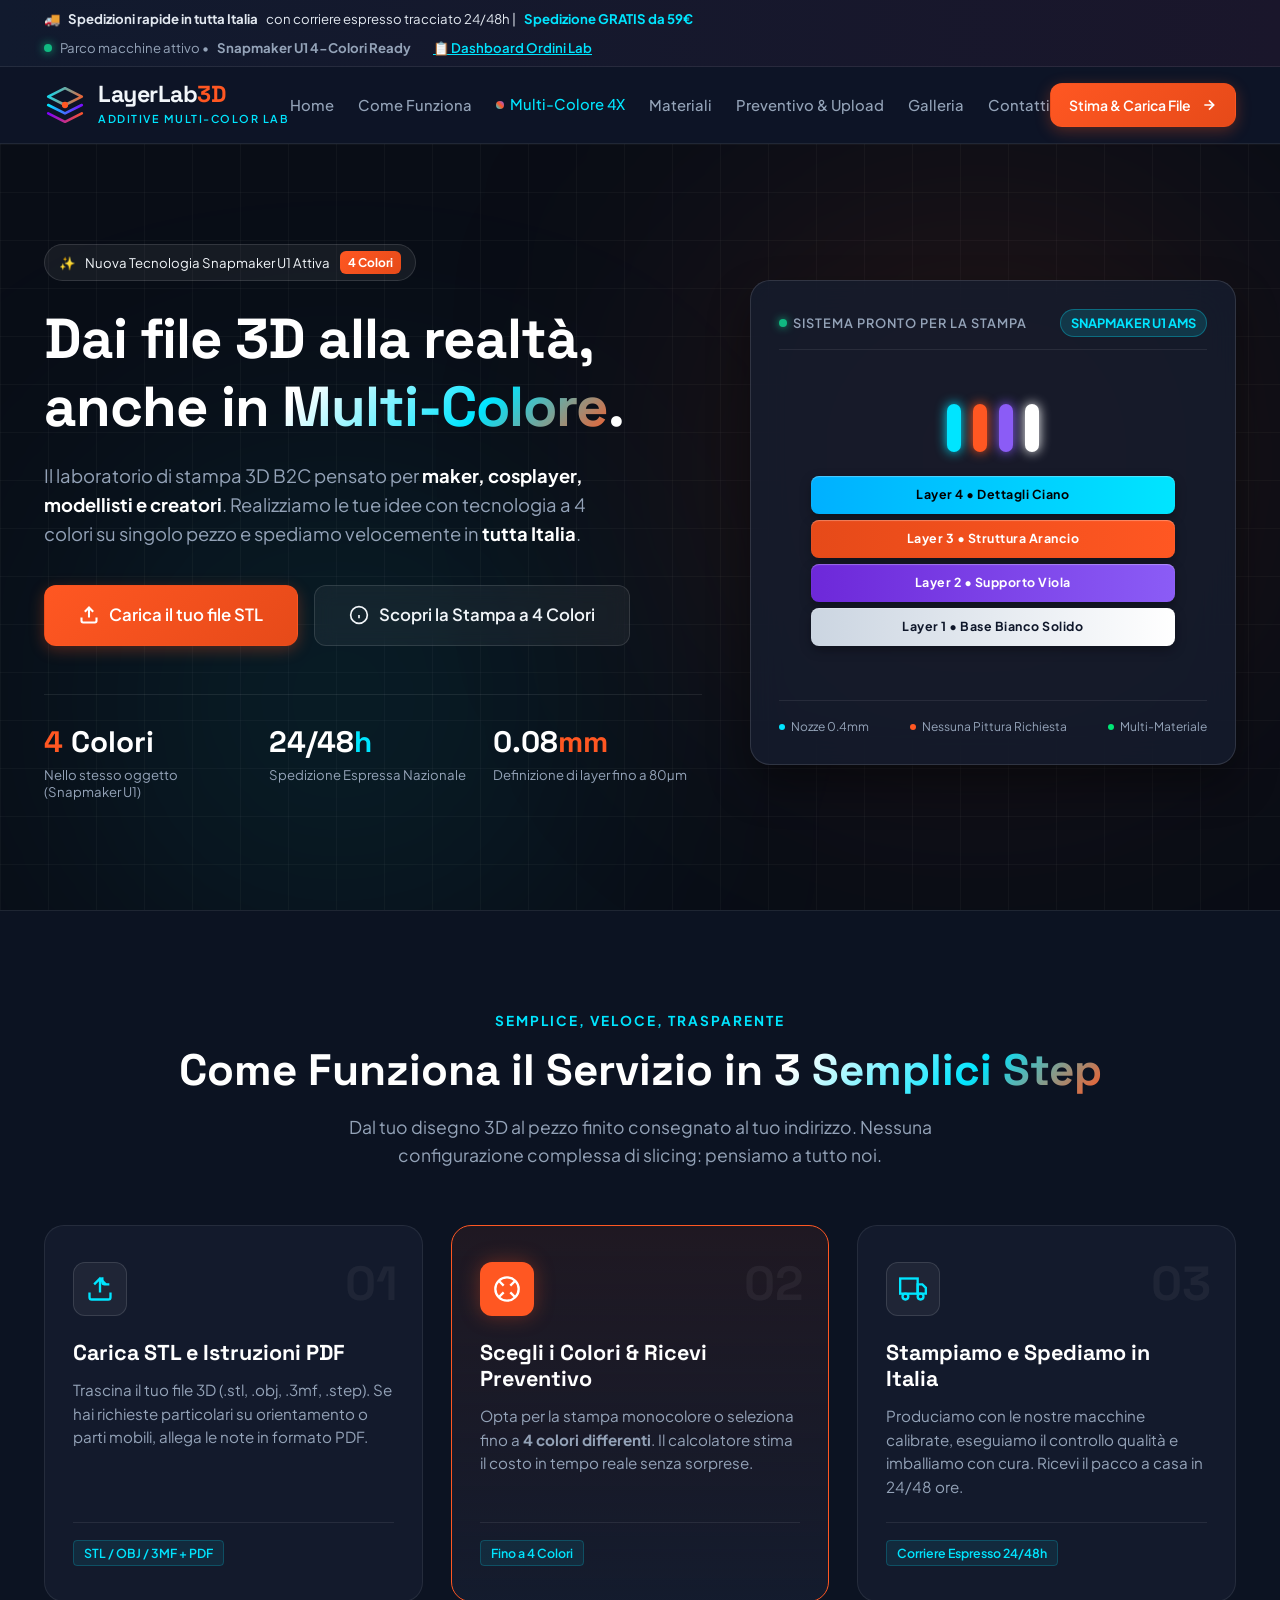
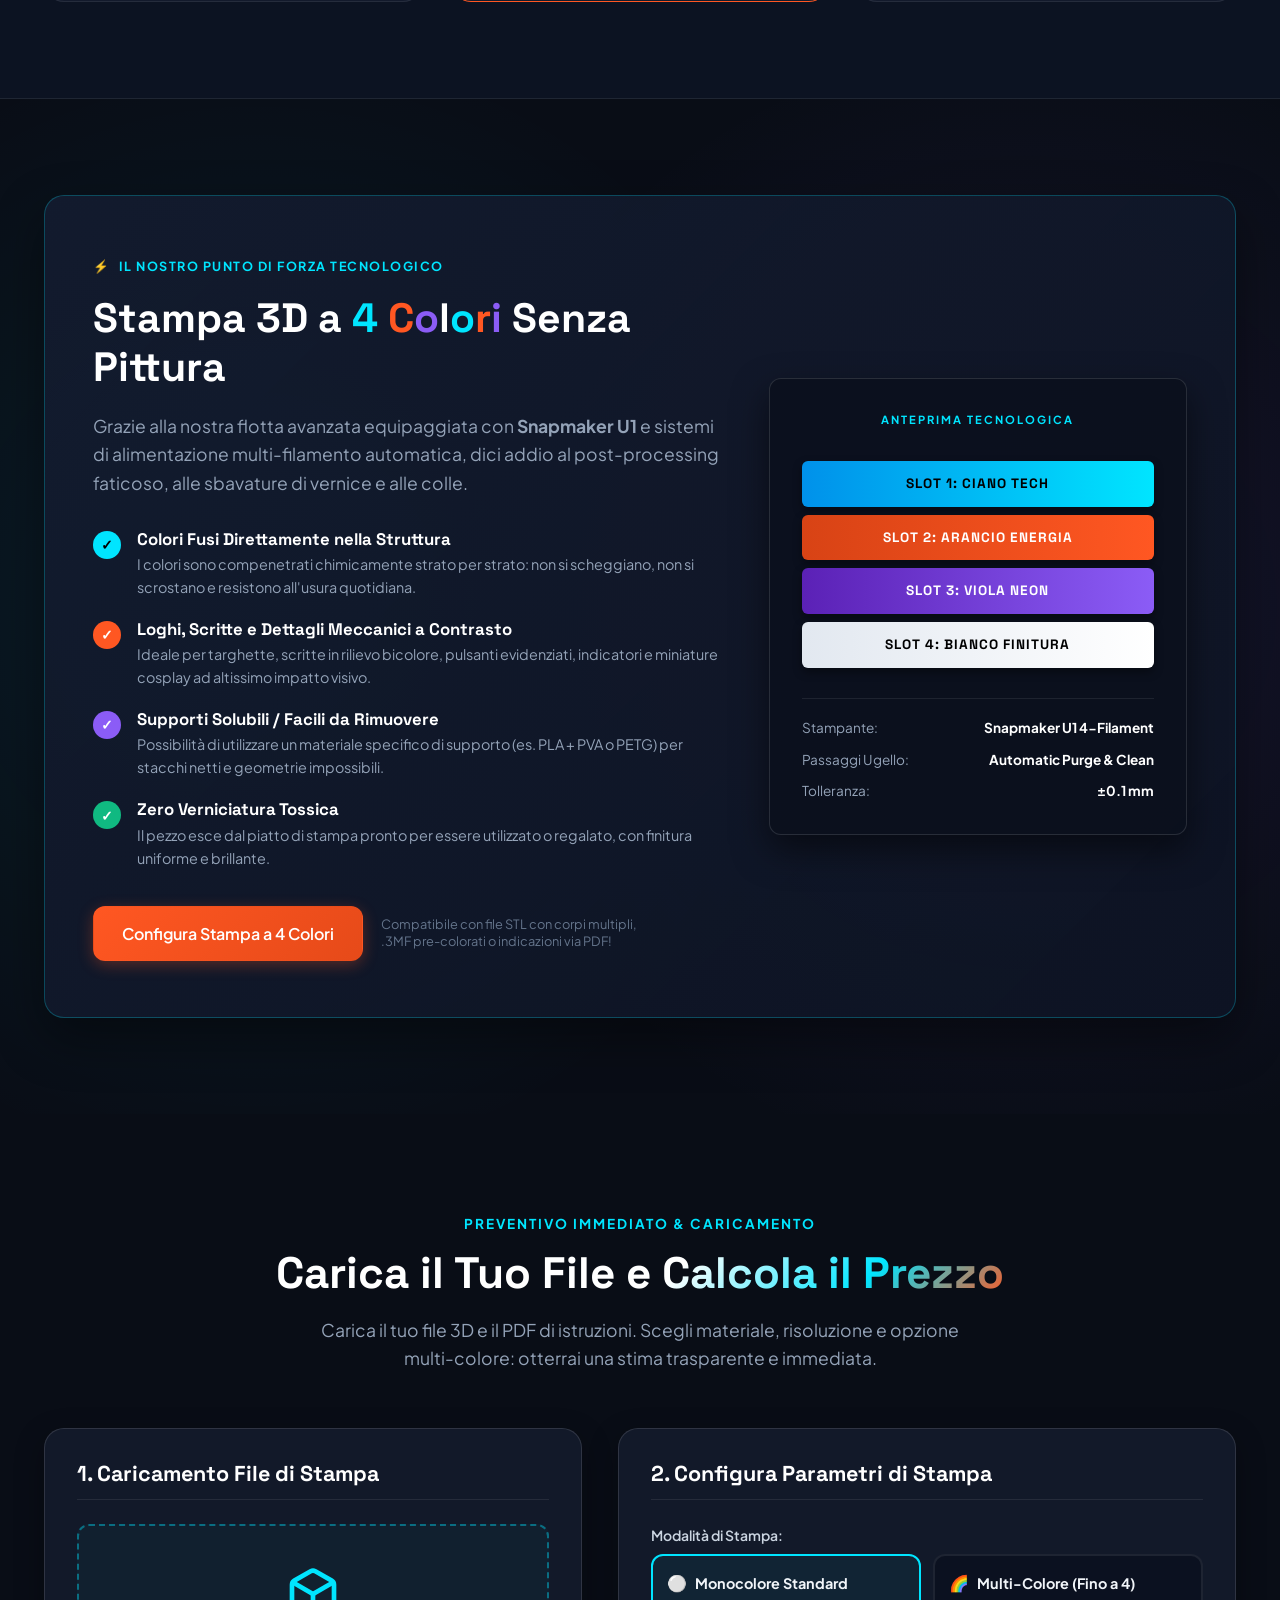
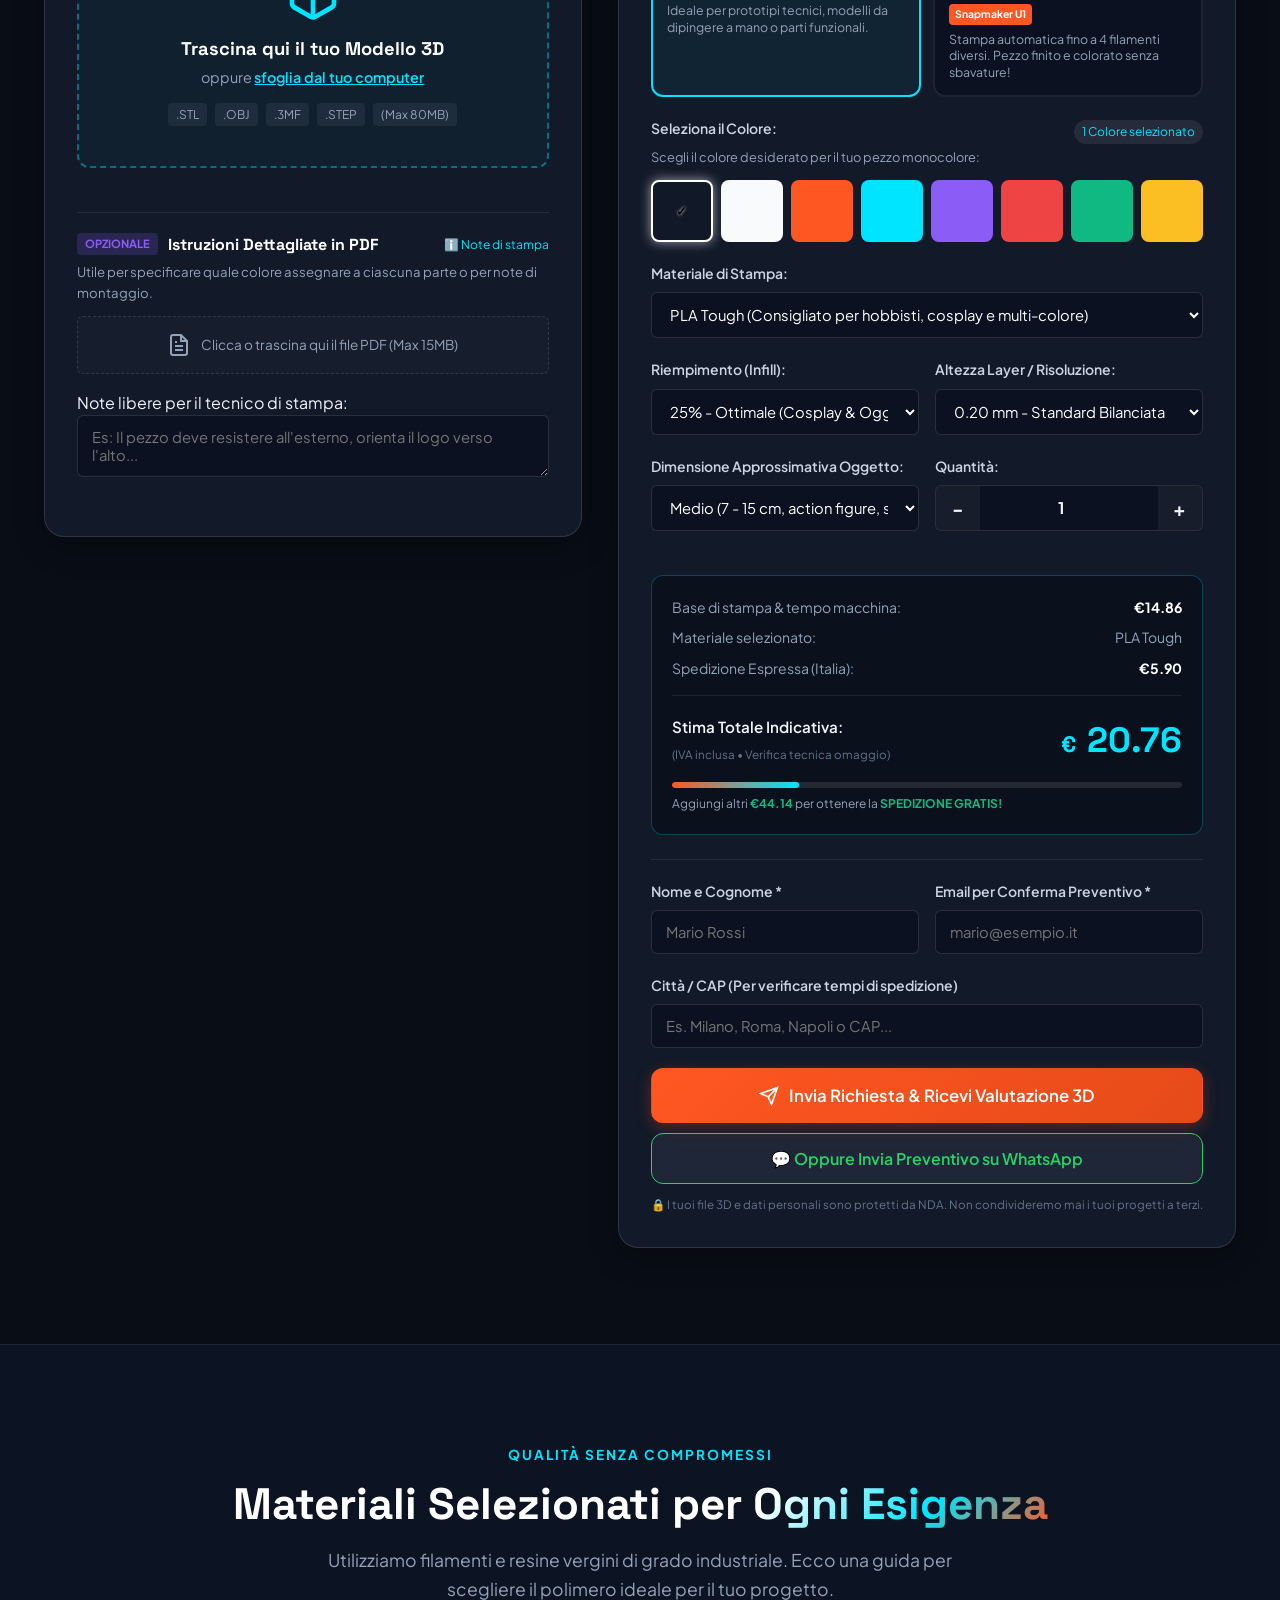
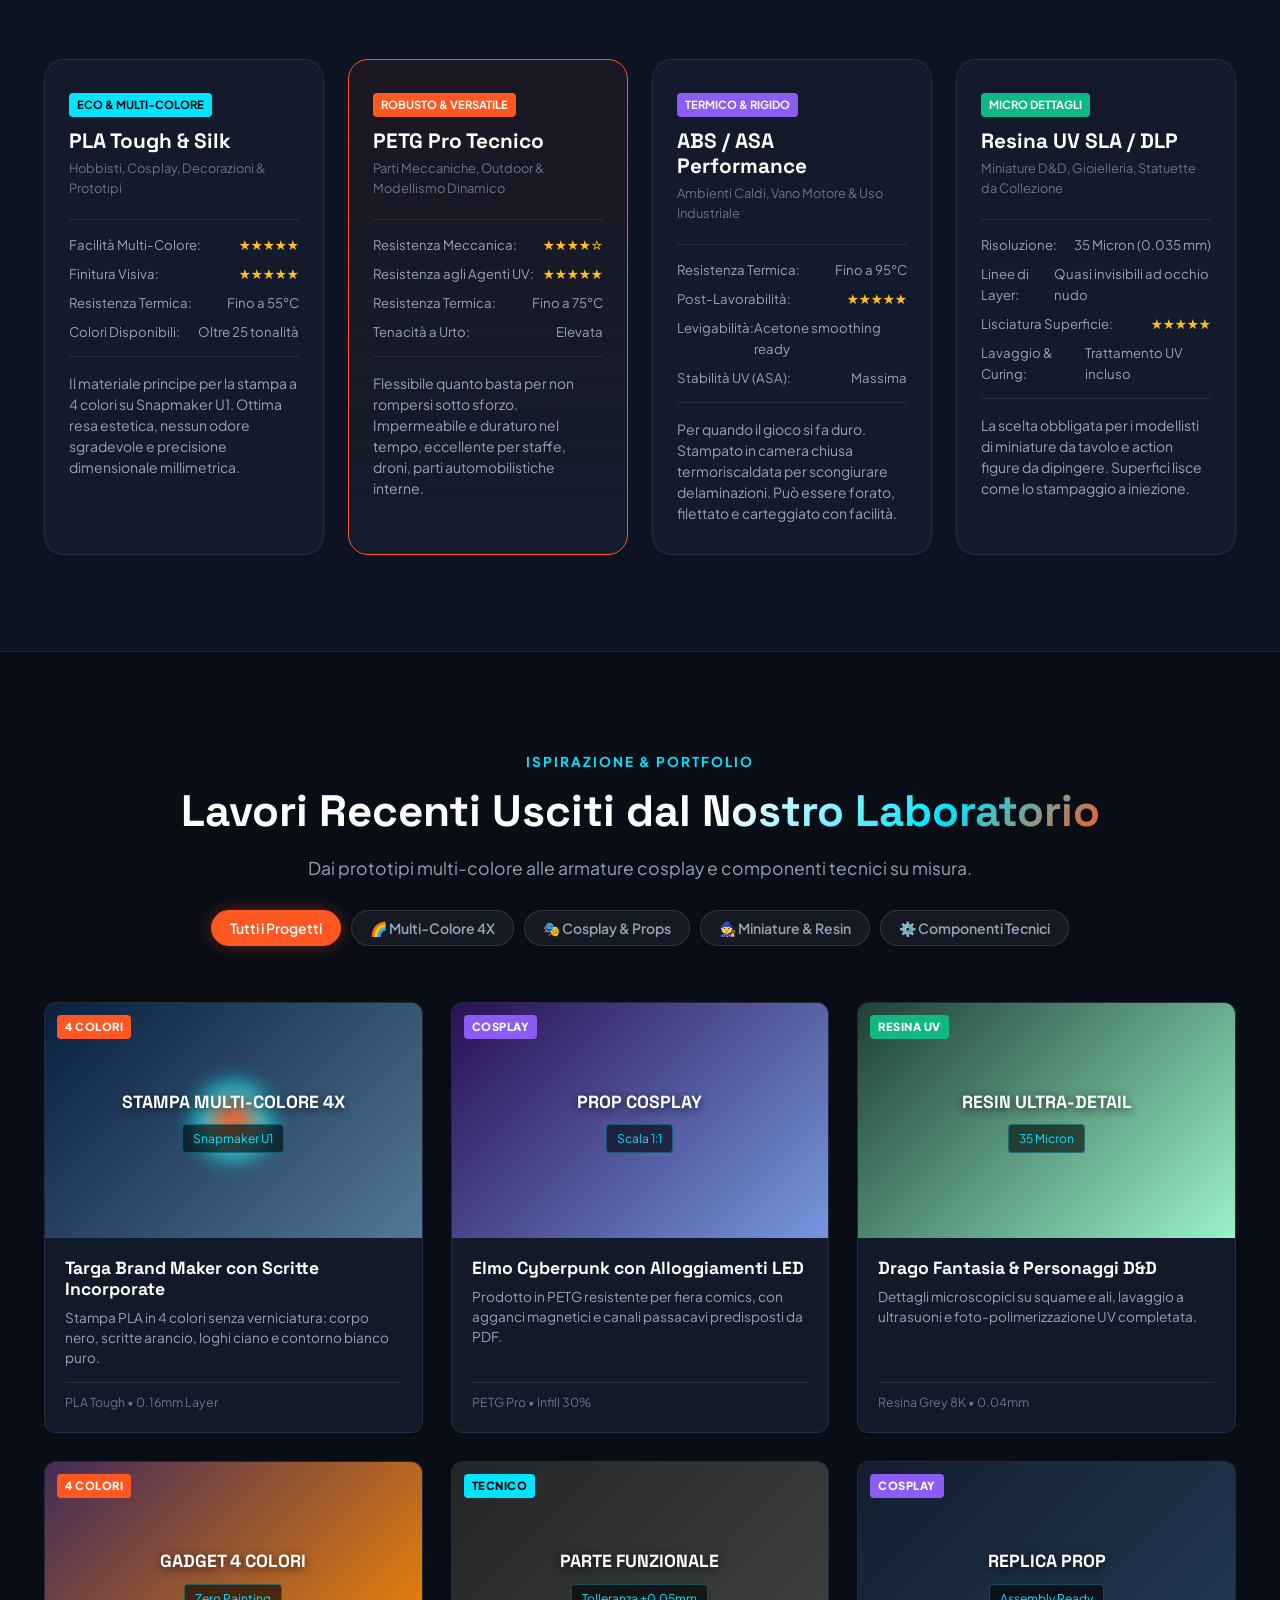
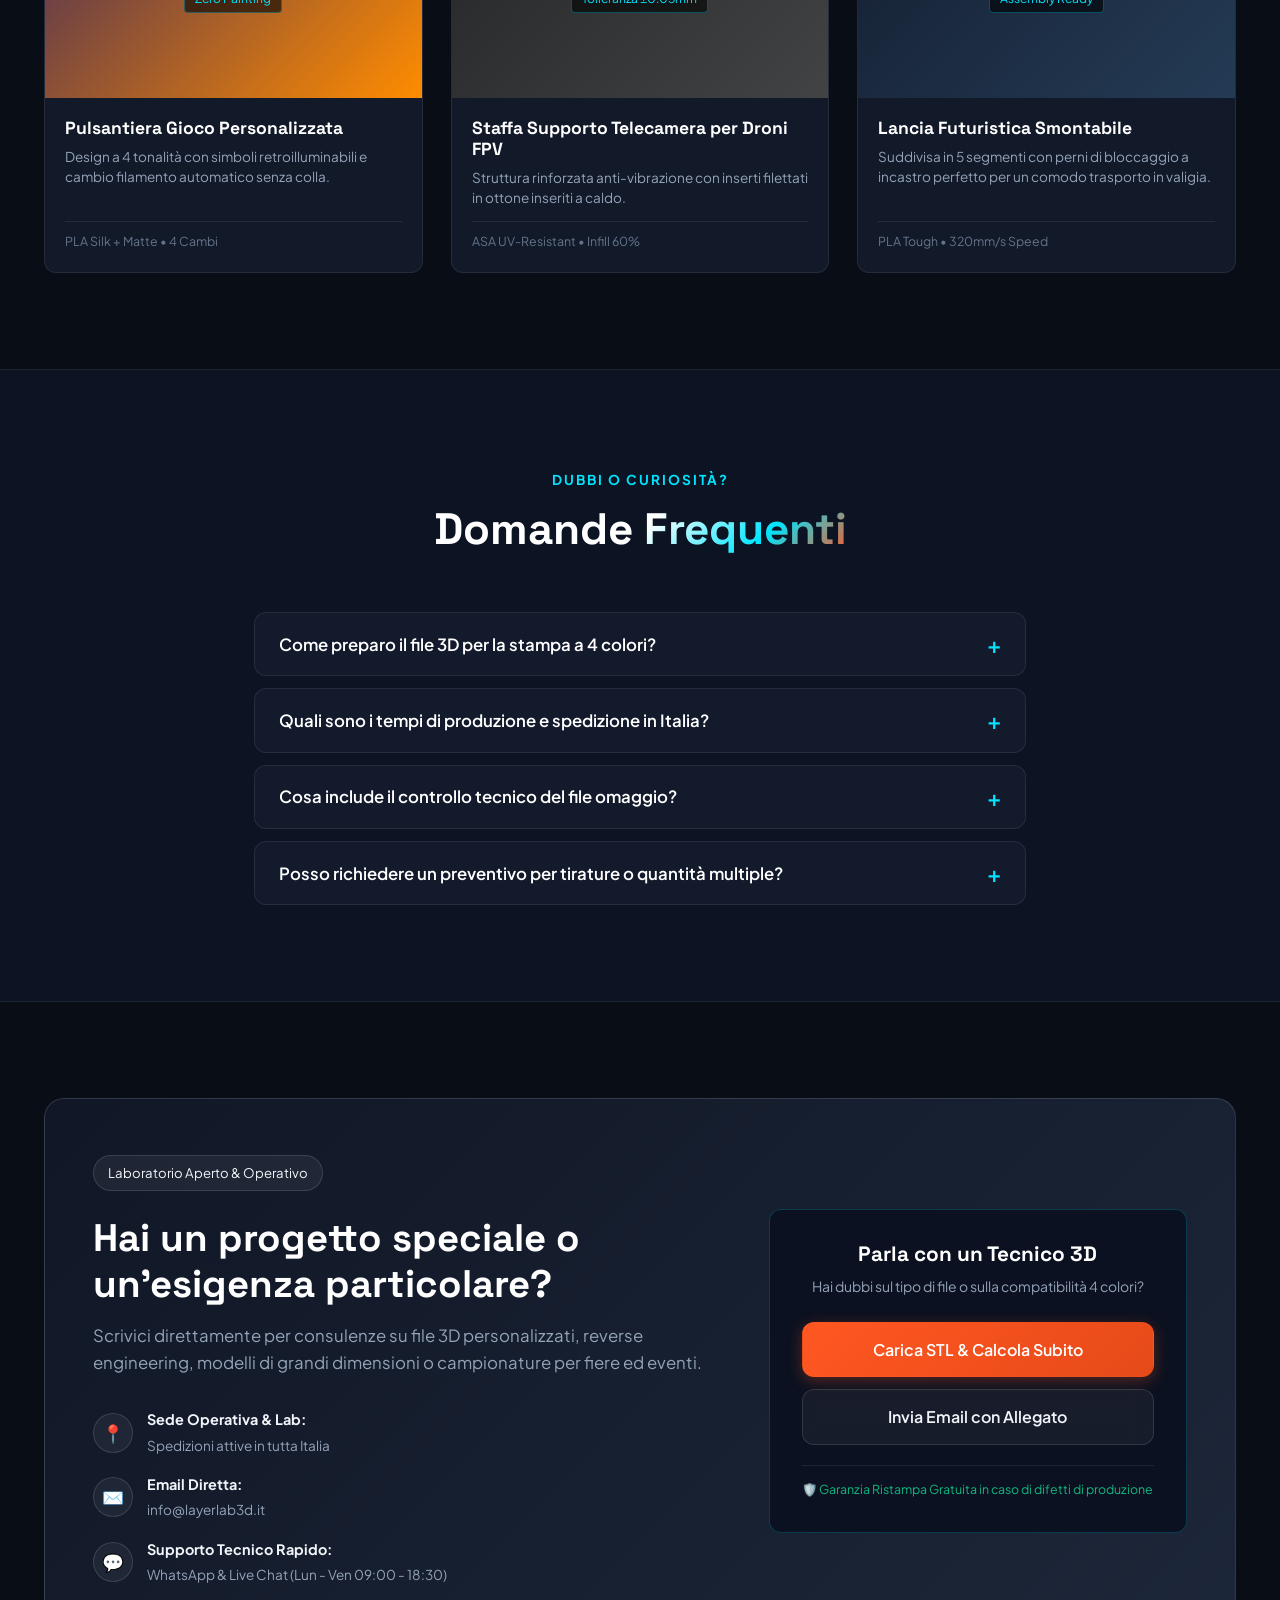
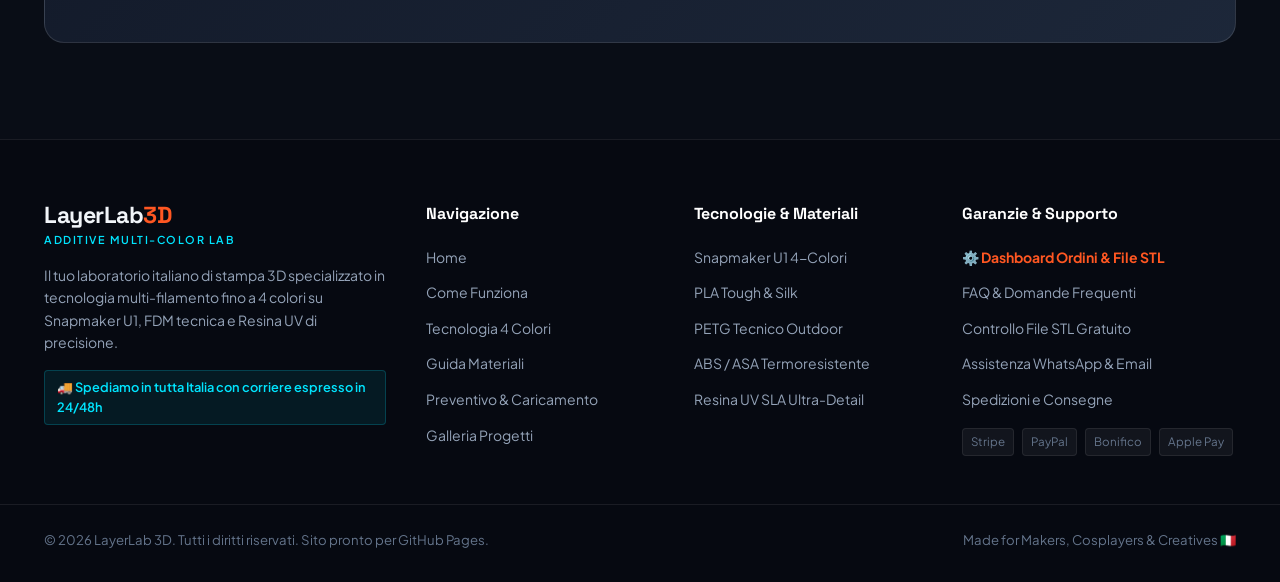
<file: index.html>
<!DOCTYPE html>
<html lang="it">
<head>
  <meta charset="UTF-8">
  <meta name="viewport" content="width=device-width, initial-scale=1.0">
  <title>LayerLab 3D | Stampa 3D Professionale Multi-Colore Fino a 4 Colori & Spedizione in Tutta Italia</title>
  <meta name="description" content="Servizio di stampa 3D rapido B2C in Italia per maker, cosplayer e hobbisti. Tecnologia multi-colore avanzata fino a 4 colori con Snapmaker U1, FDM e Resina. Preventivo immediato!">
  
  <!-- Google Fonts: Space Grotesk & Plus Jakarta Sans -->
  <link rel="preconnect" href="https://fonts.googleapis.com">
  <link rel="preconnect" href="https://fonts.gstatic.com" crossorigin>
  <link href="https://fonts.googleapis.com/css2?family=Plus+Jakarta+Sans:wght@300;400;500;600;700;800&family=Space+Grotesk:wght@500;700&display=swap" rel="stylesheet">
  
  <link rel="stylesheet" href="style.css">
</head>
<body>

  <!-- Top Notification Bar -->
  <div class="top-bar">
    <div class="container top-bar-content">
      <div class="shipping-badge">
        <span class="icon">🚚</span>
        <strong>Spedizioni rapide in tutta Italia</strong> con corriere espresso tracciato 24/48h | <span>Spedizione GRATIS da 59€</span>
      </div>
      <div class="top-bar-contact">
        <span class="pulse-dot"></span> Parco macchine attivo • <strong>Snapmaker U1 4-Colori Ready</strong>
        <a href="admin.html" class="admin-top-link" style="margin-left: 14px; color: var(--accent-cyan); text-decoration: underline; font-weight: 600;" title="Pannello di controllo per visualizzare ordini e scaricare i file 3D">📋 Dashboard Ordini Lab</a>
      </div>
    </div>
  </div>

  <!-- Header & Navigation -->
  <header class="site-header" id="header">
    <div class="container header-container">
      <a href="#hero" class="brand-logo" aria-label="LayerLab 3D Homepage">
        <div class="logo-icon">
          <!-- Stylized 3D Layer Nozzle SVG -->
          <svg viewBox="0 0 40 40" fill="none" xmlns="http://www.w3.org/2000/svg">
            <path d="M20 4L4 12L20 20L36 12L20 4Z" stroke="url(#logo-grad-1)" stroke-width="2.5" stroke-linecap="round" stroke-linejoin="round"/>
            <path d="M4 20L20 28L36 20" stroke="url(#logo-grad-2)" stroke-width="2.5" stroke-linecap="round" stroke-linejoin="round"/>
            <path d="M4 28L20 36L36 28" stroke="url(#logo-grad-3)" stroke-width="2.5" stroke-linecap="round" stroke-linejoin="round"/>
            <circle cx="20" cy="20" r="3" fill="#ff5722"/>
            <defs>
              <linearGradient id="logo-grad-1" x1="4" y1="4" x2="36" y2="20" gradientUnits="userSpaceOnUse">
                <stop stop-color="#00E5FF"/>
                <stop offset="1" stop-color="#FF5722"/>
              </linearGradient>
              <linearGradient id="logo-grad-2" x1="4" y1="20" x2="36" y2="28" gradientUnits="userSpaceOnUse">
                <stop stop-color="#00E5FF"/>
                <stop offset="1" stop-color="#8000FF"/>
              </linearGradient>
              <linearGradient id="logo-grad-3" x1="4" y1="28" x2="36" y2="36" gradientUnits="userSpaceOnUse">
                <stop stop-color="#8000FF"/>
                <stop offset="1" stop-color="#FF5722"/>
              </linearGradient>
            </defs>
          </svg>
        </div>
        <div class="logo-text">
          <span class="logo-name">LayerLab<span class="accent-text">3D</span></span>
          <span class="logo-tagline">Additive Multi-Color Lab</span>
        </div>
      </a>

      <!-- Desktop Navigation Menu -->
      <nav class="nav-menu" id="nav-menu" aria-label="Menu Principale">
        <ul class="nav-list">
          <li><a href="#hero" class="nav-link active">Home</a></li>
          <li><a href="#come-funziona" class="nav-link">Come Funziona</a></li>
          <li><a href="#multicolor-showcase" class="nav-link highlight-link"><span class="color-dot"></span>Multi-Colore 4X</a></li>
          <li><a href="#materiali" class="nav-link">Materiali</a></li>
          <li><a href="#preventivo" class="nav-link">Preventivo & Upload</a></li>
          <li><a href="#galleria" class="nav-link">Galleria</a></li>
          <li><a href="#contatti" class="nav-link">Contatti</a></li>
        </ul>
      </nav>

      <div class="header-actions">
        <a href="#preventivo" class="btn btn-primary btn-sm btn-glow">
          <span>Stima & Carica File</span>
          <svg width="16" height="16" viewBox="0 0 24 24" fill="none" stroke="currentColor" stroke-width="2.5"><path d="M5 12h14M12 5l7 7-7 7"/></svg>
        </a>
        <button class="hamburger" id="hamburger-btn" aria-label="Apri menu di navigazione" aria-expanded="false">
          <span class="bar"></span>
          <span class="bar"></span>
          <span class="bar"></span>
        </button>
      </div>
    </div>
  </header>

  <main>
    <!-- Hero Section -->
    <section class="hero-section" id="hero">
      <div class="hero-bg-grid"></div>
      <div class="hero-glow hero-glow-1"></div>
      <div class="hero-glow hero-glow-2"></div>
      
      <div class="container hero-container">
        <div class="hero-content">
          <div class="hero-pill">
            <span class="pill-sparkle">✨</span>
            <span>Nuova Tecnologia Snapmaker U1 Attiva</span>
            <span class="pill-chip">4 Colori</span>
          </div>
          
          <h1 class="hero-title">
            Dai file 3D alla realtà,<br>
            anche in <span class="gradient-text">Multi-Colore</span>.
          </h1>
          
          <p class="hero-subtitle">
            Il laboratorio di stampa 3D B2C pensato per <strong>maker, cosplayer, modellisti e creatori</strong>. 
            Realizziamo le tue idee con tecnologia a 4 colori su singolo pezzo e spediamo velocemente in <strong>tutta Italia</strong>.
          </p>

          <div class="hero-cta-group">
            <a href="#preventivo" class="btn btn-primary btn-lg btn-glow">
              <svg width="20" height="20" viewBox="0 0 24 24" fill="none" stroke="currentColor" stroke-width="2.5"><path d="M21 15v4a2 2 0 0 1-2 2H5a2 2 0 0 1-2-2v-4M17 8l-5-5-5 5M12 3v12"/></svg>
              <span>Carica il tuo file STL</span>
            </a>
            <a href="#multicolor-showcase" class="btn btn-secondary btn-lg">
              <svg width="20" height="20" viewBox="0 0 24 24" fill="none" stroke="currentColor" stroke-width="2"><circle cx="12" cy="12" r="10"/><path d="M12 16v-4M12 8h.01"/></svg>
              <span>Scopri la Stampa a 4 Colori</span>
            </a>
          </div>

          <!-- Quick Trust Badges -->
          <div class="hero-stats">
            <div class="stat-card">
              <div class="stat-value"><span class="accent-orange">4</span> Colori</div>
              <div class="stat-label">Nello stesso oggetto (Snapmaker U1)</div>
            </div>
            <div class="stat-card">
              <div class="stat-value">24/48<span class="accent-cyan">h</span></div>
              <div class="stat-label">Spedizione Espressa Nazionale</div>
            </div>
            <div class="stat-card">
              <div class="stat-value">0.08<span class="accent-orange">mm</span></div>
              <div class="stat-label">Definizione di layer fino a 80µm</div>
            </div>
          </div>
        </div>

        <div class="hero-visual">
          <div class="printer-card-3d">
            <div class="printer-card-header">
              <div class="printer-status">
                <span class="status-indicator"></span> SISTEMA PRONTO PER LA STAMPA
              </div>
              <span class="printer-badge">SNAPMAKER U1 AMS</span>
            </div>
            
            <div class="cube-showcase">
              <div class="filament-lines">
                <span class="filament-strand strand-c1" title="Colore 1: Ciano Elettrico"></span>
                <span class="filament-strand strand-c2" title="Colore 2: Arancio Neon"></span>
                <span class="filament-strand strand-c3" title="Colore 3: Viola Cyber"></span>
                <span class="filament-strand strand-c4" title="Colore 4: Bianco Puro"></span>
              </div>
              
              <!-- 3D Layered Graphic Simulation -->
              <div class="isometric-model">
                <div class="iso-layer iso-layer-4">
                  <span class="layer-tag">Layer 4 • Dettagli Ciano</span>
                </div>
                <div class="iso-layer iso-layer-3">
                  <span class="layer-tag">Layer 3 • Struttura Arancio</span>
                </div>
                <div class="iso-layer iso-layer-2">
                  <span class="layer-tag">Layer 2 • Supporto Viola</span>
                </div>
                <div class="iso-layer iso-layer-1">
                  <span class="layer-tag">Layer 1 • Base Bianco Solido</span>
                </div>
              </div>
            </div>

            <div class="printer-specs-bottom">
              <div class="spec-pill">
                <span class="spec-dot" style="background:#00e5ff"></span> Nozze 0.4mm
              </div>
              <div class="spec-pill">
                <span class="spec-dot" style="background:#ff5722"></span> Nessuna Pittura Richiesta
              </div>
              <div class="spec-pill">
                <span class="spec-dot" style="background:#00e676"></span> Multi-Materiale
              </div>
            </div>
          </div>
        </div>
      </div>
    </section>

    <!-- Come Funziona Section -->
    <section class="section section-dark" id="come-funziona">
      <div class="container">
        <div class="section-header text-center">
          <span class="section-subtitle">SEMPLICE, VELOCE, TRASPARENTE</span>
          <h2 class="section-title">Come Funziona il Servizio in <span class="gradient-text">3 Semplici Step</span></h2>
          <p class="section-description">
            Dal tuo disegno 3D al pezzo finito consegnato al tuo indirizzo. Nessuna configurazione complessa di slicing: pensiamo a tutto noi.
          </p>
        </div>

        <div class="steps-grid">
          <div class="step-card">
            <div class="step-number">01</div>
            <div class="step-icon">
              <svg viewBox="0 0 24 24" fill="none" stroke="currentColor" stroke-width="2"><path d="M21 15v4a2 2 0 0 1-2 2H5a2 2 0 0 1-2-2v-4M17 8l-5-5-5 5M12 3v12"/><path d="M14 2v4a2 2 0 0 0 2 2h4"/></svg>
            </div>
            <h3 class="step-title">Carica STL e Istruzioni PDF</h3>
            <p class="step-text">
              Trascina il tuo file 3D (.stl, .obj, .3mf, .step). Se hai richieste particolari su orientamento o parti mobili, allega le note in formato PDF.
            </p>
            <div class="step-footer">
              <span class="step-badge">STL / OBJ / 3MF + PDF</span>
            </div>
          </div>

          <div class="step-card step-featured">
            <div class="step-number">02</div>
            <div class="step-icon">
              <svg viewBox="0 0 24 24" fill="none" stroke="currentColor" stroke-width="2"><circle cx="12" cy="12" r="10"/><path d="m4.93 4.93 4.24 4.24M14.83 9.17l4.24-4.24M14.83 14.83l4.24 4.24M9.17 14.83l-4.24 4.24"/></svg>
            </div>
            <h3 class="step-title">Scegli i Colori & Ricevi Preventivo</h3>
            <p class="step-text">
              Opta per la stampa monocolore o seleziona fino a <strong>4 colori differenti</strong>. Il calcolatore stima il costo in tempo reale senza sorprese.
            </p>
            <div class="step-footer">
              <span class="step-badge">Fino a 4 Colori</span>
            </div>
          </div>

          <div class="step-card">
            <div class="step-number">03</div>
            <div class="step-icon">
              <svg viewBox="0 0 24 24" fill="none" stroke="currentColor" stroke-width="2"><rect x="1" y="3" width="15" height="13"/><polygon points="16 8 20 8 23 11 23 16 16 16 16 8"/><circle cx="5.5" cy="18.5" r="2.5"/><circle cx="18.5" cy="18.5" r="2.5"/></svg>
            </div>
            <h3 class="step-title">Stampiamo e Spediamo in Italia</h3>
            <p class="step-text">
              Produciamo con le nostre macchine calibrate, eseguiamo il controllo qualità e imballiamo con cura. Ricevi il pacco a casa in 24/48 ore.
            </p>
            <div class="step-footer">
              <span class="step-badge">Corriere Espresso 24/48h</span>
            </div>
          </div>
        </div>
      </div>
    </section>

    <!-- Multi-Colore 4X Showcase Section (Snapmaker U1) -->
    <section class="section section-multicolor" id="multicolor-showcase">
      <div class="container">
        <div class="multicolor-box">
          <div class="multicolor-content">
            <div class="pill-multicolor">
              <span class="tech-icon">⚡</span>
              <span>IL NOSTRO PUNTO DI FORZA TECNOLOGICO</span>
            </div>
            
            <h2 class="multicolor-title">
              Stampa 3D a <span class="c-1">4</span> <span class="c-2">C</span><span class="c-3">o</span><span class="c-4">l</span><span class="c-1">o</span><span class="c-2">r</span><span class="c-3">i</span> Senza Pittura
            </h2>
            
            <p class="multicolor-lead">
              Grazie alla nostra flotta avanzata equipaggiata con <strong>Snapmaker U1</strong> e sistemi di alimentazione multi-filamento automatica, 
              dici addio al post-processing faticoso, alle sbavature di vernice e alle colle.
            </p>

            <div class="multicolor-features-list">
              <div class="feature-row">
                <div class="feature-icon-circle bg-cyan">✓</div>
                <div>
                  <h4>Colori Fusi Direttamente nella Struttura</h4>
                  <p>I colori sono compenetrati chimicamente strato per strato: non si scheggiano, non si scrostano e resistono all'usura quotidiana.</p>
                </div>
              </div>

              <div class="feature-row">
                <div class="feature-icon-circle bg-orange">✓</div>
                <div>
                  <h4>Loghi, Scritte e Dettagli Meccanici a Contrasto</h4>
                  <p>Ideale per targhette, scritte in rilievo bicolore, pulsanti evidenziati, indicatori e miniature cosplay ad altissimo impatto visivo.</p>
                </div>
              </div>

              <div class="feature-row">
                <div class="feature-icon-circle bg-purple">✓</div>
                <div>
                  <h4>Supporti Solubili / Facili da Rimuovere</h4>
                  <p>Possibilità di utilizzare un materiale specifico di supporto (es. PLA + PVA o PETG) per stacchi netti e geometrie impossibili.</p>
                </div>
              </div>

              <div class="feature-row">
                <div class="feature-icon-circle bg-green">✓</div>
                <div>
                  <h4>Zero Verniciatura Tossica</h4>
                  <p>Il pezzo esce dal piatto di stampa pronto per essere utilizzato o regalato, con finitura uniforme e brillante.</p>
                </div>
              </div>
            </div>

            <div class="multicolor-cta-wrap">
              <a href="#preventivo" class="btn btn-primary btn-glow">Configura Stampa a 4 Colori</a>
              <span class="tech-note">Compatibile con file STL con corpi multipli, .3MF pre-colorati o indicazioni via PDF!</span>
            </div>
          </div>

          <div class="multicolor-card-interactive">
            <div class="showcase-sample-card">
              <div class="sample-tag">ANTEPRIMA TECNOLOGICA</div>
              <div class="sample-cube-visual">
                <div class="cube-face top-face"></div>
                <div class="cube-layer layer-cyan"><span>SLOT 1: CIANO TECH</span></div>
                <div class="cube-layer layer-orange"><span>SLOT 2: ARANCIO ENERGIA</span></div>
                <div class="cube-layer layer-purple"><span>SLOT 3: VIOLA NEON</span></div>
                <div class="cube-layer layer-white"><span>SLOT 4: BIANCO FINITURA</span></div>
              </div>
              <div class="sample-info">
                <div class="sample-spec">
                  <span>Stampante:</span>
                  <strong>Snapmaker U1 4-Filament</strong>
                </div>
                <div class="sample-spec">
                  <span>Passaggi Ugello:</span>
                  <strong>Automatic Purge & Clean</strong>
                </div>
                <div class="sample-spec">
                  <span>Tolleranza:</span>
                  <strong>±0.1 mm</strong>
                </div>
              </div>
            </div>
          </div>
        </div>
      </div>
    </section>

    <!-- Upload Interattivo & Preventivo Dinamico -->
    <section class="section section-calculator" id="preventivo">
      <div class="container">
        <div class="section-header text-center">
          <span class="section-subtitle">PREVENTIVO IMMEDIATO & CARICAMENTO</span>
          <h2 class="section-title">Carica il Tuo File e <span class="gradient-text">Calcola il Prezzo</span></h2>
          <p class="section-description">
            Carica il tuo file 3D e il PDF di istruzioni. Scegli materiale, risoluzione e opzione multi-colore: otterrai una stima trasparente e immediata.
          </p>
        </div>

        <div class="calculator-grid">
          <!-- Colonna Sinistra: Area Upload Drag & Drop -->
          <div class="calc-upload-panel">
            <h3 class="panel-title">1. Caricamento File di Stampa</h3>
            
            <!-- 3D Model Dropzone -->
            <div class="dropzone" id="stl-dropzone">
              <input type="file" id="stl-file-input" accept=".stl,.obj,.step,.3mf" class="dropzone-input">
              <div class="dropzone-content">
                <div class="dropzone-icon">
                  <svg viewBox="0 0 24 24" fill="none" stroke="currentColor" stroke-width="2">
                    <path d="M21 16V8a2 2 0 0 0-1-1.73l-7-4a2 2 0 0 0-2 0l-7 4A2 2 0 0 0 3 8v8a2 2 0 0 0 1 1.73l7 4a2 2 0 0 0 2 0l7-4A2 2 0 0 0 21 16z"/>
                    <polyline points="3.27 6.96 12 12.01 20.73 6.96"/>
                    <line x1="12" y1="22.08" x2="12" y2="12"/>
                  </svg>
                </div>
                <h4 class="dropzone-title">Trascina qui il tuo Modello 3D</h4>
                <p class="dropzone-desc">oppure <span class="link-browse">sfoglia dal tuo computer</span></p>
                <div class="dropzone-formats">
                  <span>.STL</span>
                  <span>.OBJ</span>
                  <span>.3MF</span>
                  <span>.STEP</span>
                  <span>(Max 80MB)</span>
                </div>
              </div>
            </div>

            <!-- Elenco File 3D Caricati -->
            <div class="file-list" id="stl-file-list"></div>

            <!-- PDF Instructions Dropzone (Opzionale) -->
            <div class="pdf-upload-section">
              <div class="pdf-header">
                <div class="pdf-title-group">
                  <span class="pdf-badge">OPZIONALE</span>
                  <h4>Istruzioni Dettagliate in PDF</h4>
                </div>
                <span class="tooltip-info" title="Carica un PDF con indicazioni sui colori, orientamento preferito, tolleranze o parti mobili">ℹ️ Note di stampa</span>
              </div>
              <p class="pdf-subtext">Utile per specificare quale colore assegnare a ciascuna parte o per note di montaggio.</p>

              <div class="pdf-dropzone" id="pdf-dropzone">
                <input type="file" id="pdf-file-input" accept=".pdf" class="dropzone-input">
                <div class="pdf-dropzone-inner">
                  <svg width="24" height="24" viewBox="0 0 24 24" fill="none" stroke="currentColor" stroke-width="2"><path d="M14 2H6a2 2 0 0 0-2 2v16a2 2 0 0 0 2 2h12a2 2 0 0 0 2-2V8z"/><polyline points="14 2 14 8 20 8"/><line x1="16" y1="13" x2="8" y2="13"/><line x1="16" y1="17" x2="8" y2="17"/><polyline points="10 9 9 9 8 9"/></svg>
                  <span>Clicca o trascina qui il file PDF (Max 15MB)</span>
                </div>
              </div>

              <!-- Elenco File PDF Caricati -->
              <div class="file-list" id="pdf-file-list"></div>
            </div>

            <!-- Note Rapide Aggiuntive -->
            <div class="form-group notes-group">
              <label for="order-notes">Note libere per il tecnico di stampa:</label>
              <textarea id="order-notes" rows="2" placeholder="Es: Il pezzo deve resistere all'esterno, orienta il logo verso l'alto..."></textarea>
            </div>
          </div>

          <!-- Colonna Destra: Configurazione Parametri & Calcolatore Prezzo -->
          <div class="calc-config-panel">
            <h3 class="panel-title">2. Configura Parametri di Stampa</h3>

            <form id="quote-form" action="https://formspree.io/f/xyeklwwa" method="POST" enctype="multipart/form-data">
              <!-- Hidden Inputs per Dati Preventivo Formspree -->
              <input type="hidden" name="Modalita_Colore" id="hidden-mode" value="Monocolore">
              <input type="hidden" name="Colori_Assegnati" id="hidden-colors" value="Nero Stealth">
              <input type="hidden" name="Materiale_Scelto" id="hidden-material" value="PLA Tough">
              <input type="hidden" name="Infill_Riempimento" id="hidden-infill" value="25%">
              <input type="hidden" name="Risoluzione_Layer" id="hidden-resolution" value="0.20 mm">
              <input type="hidden" name="Dimensione_Oggetto" id="hidden-size" value="Medio">
              <input type="hidden" name="Totale_Preventivo" id="hidden-total-price" value="€20.40">
              <!-- Tecnologia e Modalità Colore -->
              <div class="form-group">
                <label class="form-label">Modalità di Stampa:</label>
                <div class="mode-selector">
                  <label class="mode-option">
                    <input type="radio" name="print-mode" value="single" checked id="mode-single">
                    <div class="mode-box">
                      <div class="mode-header">
                        <span class="mode-icon">⚪</span>
                        <span class="mode-name">Monocolore Standard</span>
                      </div>
                      <span class="mode-desc">Ideale per prototipi tecnici, modelli da dipingere a mano o parti funzionali.</span>
                    </div>
                  </label>

                  <label class="mode-option">
                    <input type="radio" name="print-mode" value="multi" id="mode-multi">
                    <div class="mode-box multi-box">
                      <div class="mode-header">
                        <span class="mode-icon">🌈</span>
                        <span class="mode-name">Multi-Colore (Fino a 4)</span>
                        <span class="snap-badge">Snapmaker U1</span>
                      </div>
                      <span class="mode-desc">Stampa automatica fino a 4 filamenti diversi. Pezzo finito e colorato senza sbavature!</span>
                    </div>
                  </label>
                </div>
              </div>

              <!-- Selezione dei Colori (Dinamica) -->
              <div class="form-group" id="color-selection-wrapper">
                <div class="color-selection-header">
                  <label class="form-label" id="color-label">Seleziona il Colore:</label>
                  <span class="color-count-tag" id="color-counter">1 Colore selezionato</span>
                </div>
                
                <p class="color-instruction" id="color-instruction">
                  Scegli il colore desiderato per il tuo pezzo monocolore:
                </p>

                <!-- Color Slots per Multi-Colore -->
                <div class="active-slots-row" id="multi-color-slots" style="display: none;">
                  <div class="slot-item active" data-slot="1">
                    <span class="slot-num">1</span>
                    <span class="slot-swatch" id="slot-1-swatch" style="background-color: #1a1a1a;"></span>
                    <span class="slot-name" id="slot-1-name">Nero Stealth</span>
                  </div>
                  <div class="slot-item" data-slot="2">
                    <span class="slot-num">2</span>
                    <span class="slot-swatch" id="slot-2-swatch" style="background-color: #ff5722;"></span>
                    <span class="slot-name" id="slot-2-name">Arancio Cyber</span>
                  </div>
                  <div class="slot-item" data-slot="3">
                    <span class="slot-num">3</span>
                    <span class="slot-swatch" id="slot-3-swatch" style="background-color: #00e5ff;"></span>
                    <span class="slot-name" id="slot-3-name">Ciano Tech</span>
                  </div>
                  <div class="slot-item" data-slot="4">
                    <span class="slot-num">4</span>
                    <span class="slot-swatch" id="slot-4-swatch" style="background-color: #ffffff;"></span>
                    <span class="slot-name" id="slot-4-name">Bianco Ghiaccio</span>
                  </div>
                </div>

                <!-- Tavolozza Colori Cliccabili -->
                <div class="color-palette" id="color-palette">
                  <!-- Generati e gestiti in JavaScript -->
                </div>
              </div>

              <!-- Materiale -->
              <div class="form-group">
                <label class="form-label" for="material-select">Materiale di Stampa:</label>
                <select id="material-select" class="form-select">
                  <option value="pla_tough" data-base="1.0" selected>PLA Tough (Consigliato per hobbisti, cosplay e multi-colore)</option>
                  <option value="petg_pro" data-base="1.25">PETG Pro (Resistente a urti, chimici e outdoor)</option>
                  <option value="abs_tech" data-base="1.35">ABS / ASA Tecnico (Alta resistenza termica e meccanica)</option>
                  <option value="resin_detail" data-base="1.70">Resina UV Ultra-Detail (Per miniature e dettagli microscopici)</option>
                </select>
              </div>

              <!-- Griglia Riempimento & Risoluzione -->
              <div class="grid-2-col">
                <div class="form-group">
                  <label class="form-label" for="infill-select">Riempimento (Infill):</label>
                  <select id="infill-select" class="form-select">
                    <option value="0.15">15% - Standard (Figure & Decorativi)</option>
                    <option value="0.25" selected>25% - Ottimale (Cosplay & Oggetti d'uso)</option>
                    <option value="0.50">50% - Rinforzato (Supporti & Ingranaggi)</option>
                    <option value="1.00">100% - Pieno Solido (Massima Robustezza)</option>
                  </select>
                </div>

                <div class="form-group">
                  <label class="form-label" for="resolution-select">Altezza Layer / Risoluzione:</label>
                  <select id="resolution-select" class="form-select">
                    <option value="0.28">0.28 mm - Veloce / Bozza</option>
                    <option value="0.20" selected>0.20 mm - Standard Bilanciata</option>
                    <option value="0.12">0.12 mm - Alta Precisione</option>
                    <option value="0.08">0.08 mm - Ultra Dettaglio (Snapmaker U1)</option>
                  </select>
                </div>
              </div>

              <!-- Dimensioni Indicative & Quantità -->
              <div class="grid-2-col">
                <div class="form-group">
                  <label class="form-label" for="size-preset">Dimensione Approssimativa Oggetto:</label>
                  <select id="size-preset" class="form-select">
                    <option value="small">Piccolo (&lt; 7 cm, portachiavi, dadi)</option>
                    <option value="medium" selected>Medio (7 - 15 cm, action figure, supporti)</option>
                    <option value="large">Grande (15 - 25 cm, maschere cosplay, vasi)</option>
                    <option value="xlarge">Extra Large (&gt; 25 cm o parti multiple)</option>
                  </select>
                </div>

                <div class="form-group">
                  <label class="form-label" for="quantity-input">Quantità:</label>
                  <div class="qty-stepper">
                    <button type="button" class="btn-qty" id="qty-minus">-</button>
                    <input type="number" id="quantity-input" value="1" min="1" max="100">
                    <button type="button" class="btn-qty" id="qty-plus">+</button>
                  </div>
                </div>
              </div>

              <!-- Breakdown e Totale Dinamico -->
              <div class="quote-summary-box">
                <div class="summary-breakdown">
                  <div class="summary-line">
                    <span>Base di stampa & tempo macchina:</span>
                    <strong id="price-base">€14.50</strong>
                  </div>
                  <div class="summary-line" id="multicolor-fee-line" style="display: none;">
                    <span>Sovrapprezzo Multi-Colore Snapmaker U1:</span>
                    <strong class="accent-orange" id="price-multicolor">+€7.50</strong>
                  </div>
                  <div class="summary-line">
                    <span>Materiale selezionato:</span>
                    <span id="summary-mat-name">PLA Tough</span>
                  </div>
                  <div class="summary-line">
                    <span>Spedizione Espressa (Italia):</span>
                    <strong id="price-shipping">€5.90</strong>
                  </div>
                </div>

                <div class="summary-total">
                  <div>
                    <span class="total-label">Stima Totale Indicativa:</span>
                    <span class="vat-note">(IVA inclusa • Verifica tecnica omaggio)</span>
                  </div>
                  <div class="total-amount">
                    <span class="currency">€</span>
                    <span id="final-price">20.40</span>
                  </div>
                </div>

                <div class="shipping-progress">
                  <div class="progress-bar">
                    <div class="progress-fill" id="shipping-progress-fill" style="width: 35%;"></div>
                  </div>
                  <span class="shipping-threshold-text" id="shipping-threshold-text">
                    Aggiungi altri €38.60 per ottenere la <strong>SPEDIZIONE GRATIS!</strong>
                  </span>
                </div>
              </div>

              <!-- Dati per il Contatto e Ricezione Preventivo -->
              <div class="contact-subform">
                <div class="grid-2-col">
                  <div class="form-group">
                    <label class="form-label" for="client-name">Nome e Cognome *</label>
                    <input type="text" id="client-name" name="Nome_Cliente" class="form-input" placeholder="Mario Rossi" required>
                  </div>
                  <div class="form-group">
                    <label class="form-label" for="client-email">Email per Conferma Preventivo *</label>
                    <input type="email" id="client-email" name="Email_Cliente" class="form-input" placeholder="mario@esempio.it" required>
                  </div>
                </div>
                
                <div class="form-group">
                  <label class="form-label" for="client-address">Città / CAP (Per verificare tempi di spedizione)</label>
                  <input type="text" id="client-address" name="Citta_CAP" class="form-input" placeholder="Es. Milano, Roma, Napoli o CAP...">
                </div>

                <div class="submit-buttons-wrap" style="display:flex; flex-direction:column; gap:10px;">
                  <button type="submit" class="btn btn-primary btn-block btn-lg btn-glow" id="btn-submit-quote">
                    <svg width="20" height="20" viewBox="0 0 24 24" fill="none" stroke="currentColor" stroke-width="2"><path d="M22 2L11 13M22 2l-7 20-4-9-9-4 20-7z"/></svg>
                    <span>Invia Richiesta & Ricevi Valutazione 3D</span>
                  </button>
                  <button type="button" class="btn btn-secondary btn-block" id="btn-whatsapp-quote" style="border-color:#25d366; color:#25d366;">
                    <span>💬 Oppure Invia Preventivo su WhatsApp</span>
                  </button>
                </div>
                <p class="privacy-note">🔒 I tuoi file 3D e dati personali sono protetti da NDA. Non condivideremo mai i tuoi progetti a terzi.</p>
              </div>
            </form>
          </div>
        </div>
      </div>
    </section>

    <!-- Materiali & Tecnologie Section -->
    <section class="section section-dark" id="materiali">
      <div class="container">
        <div class="section-header text-center">
          <span class="section-subtitle">QUALITÀ SENZA COMPROMESSI</span>
          <h2 class="section-title">Materiali Selezionati per <span class="gradient-text">Ogni Esigenza</span></h2>
          <p class="section-description">
            Utilizziamo filamenti e resine vergini di grado industriale. Ecco una guida per scegliere il polimero ideale per il tuo progetto.
          </p>
        </div>

        <div class="materials-grid">
          <!-- Materiale 1: PLA -->
          <div class="material-card">
            <div class="material-header">
              <span class="material-tag bg-cyan">ECO & MULTI-COLORE</span>
              <h3 class="material-name">PLA Tough & Silk</h3>
              <p class="material-role">Hobbisti, Cosplay, Decorazioni & Prototipi</p>
            </div>
            <div class="material-specs">
              <div class="spec-row">
                <span>Facilità Multi-Colore:</span>
                <span class="stars">★★★★★</span>
              </div>
              <div class="spec-row">
                <span>Finitura Visiva:</span>
                <span class="stars">★★★★★</span>
              </div>
              <div class="spec-row">
                <span>Resistenza Termica:</span>
                <span>Fino a 55°C</span>
              </div>
              <div class="spec-row">
                <span>Colori Disponibili:</span>
                <span>Oltre 25 tonalità</span>
              </div>
            </div>
            <p class="material-desc">
              Il materiale principe per la stampa a 4 colori su Snapmaker U1. Ottima resa estetica, nessun odore sgradevole e precisione dimensionale millimetrica.
            </p>
          </div>

          <!-- Materiale 2: PETG -->
          <div class="material-card material-featured">
            <div class="material-header">
              <span class="material-tag bg-orange">ROBUSTO & VERSATILE</span>
              <h3 class="material-name">PETG Pro Tecnico</h3>
              <p class="material-role">Parti Meccaniche, Outdoor & Modellismo Dinamico</p>
            </div>
            <div class="material-specs">
              <div class="spec-row">
                <span>Resistenza Meccanica:</span>
                <span class="stars">★★★★☆</span>
              </div>
              <div class="spec-row">
                <span>Resistenza agli Agenti UV:</span>
                <span class="stars">★★★★★</span>
              </div>
              <div class="spec-row">
                <span>Resistenza Termica:</span>
                <span>Fino a 75°C</span>
              </div>
              <div class="spec-row">
                <span>Tenacità a Urto:</span>
                <span>Elevata</span>
              </div>
            </div>
            <p class="material-desc">
              Flessibile quanto basta per non rompersi sotto sforzo. Impermeabile e duraturo nel tempo, eccellente per staffe, droni, parti automobilistiche interne.
            </p>
          </div>

          <!-- Materiale 3: ABS / ASA -->
          <div class="material-card">
            <div class="material-header">
              <span class="material-tag bg-purple">TERMICO & RIGIDO</span>
              <h3 class="material-name">ABS / ASA Performance</h3>
              <p class="material-role">Ambienti Caldi, Vano Motore & Uso Industriale</p>
            </div>
            <div class="material-specs">
              <div class="spec-row">
                <span>Resistenza Termica:</span>
                <span>Fino a 95°C</span>
              </div>
              <div class="spec-row">
                <span>Post-Lavorabilità:</span>
                <span class="stars">★★★★★</span>
              </div>
              <div class="spec-row">
                <span>Levigabilità:</span>
                <span>Acetone smoothing ready</span>
              </div>
              <div class="spec-row">
                <span>Stabilità UV (ASA):</span>
                <span>Massima</span>
              </div>
            </div>
            <p class="material-desc">
              Per quando il gioco si fa duro. Stampato in camera chiusa termoriscaldata per scongiurare delaminazioni. Può essere forato, filettato e carteggiato con facilità.
            </p>
          </div>

          <!-- Materiale 4: Resina UV -->
          <div class="material-card">
            <div class="material-header">
              <span class="material-tag bg-green">MICRO DETTAGLI</span>
              <h3 class="material-name">Resina UV SLA / DLP</h3>
              <p class="material-role">Miniature D&D, Gioielleria, Statuette da Collezione</p>
            </div>
            <div class="material-specs">
              <div class="spec-row">
                <span>Risoluzione:</span>
                <span>35 Micron (0.035 mm)</span>
              </div>
              <div class="spec-row">
                <span>Linee di Layer:</span>
                <span>Quasi invisibili ad occhio nudo</span>
              </div>
              <div class="spec-row">
                <span>Lisciatura Superficie:</span>
                <span class="stars">★★★★★</span>
              </div>
              <div class="spec-row">
                <span>Lavaggio & Curing:</span>
                <span>Trattamento UV incluso</span>
              </div>
            </div>
            <p class="material-desc">
              La scelta obbligata per i modellisti di miniature da tavolo e action figure da dipingere. Superfici lisce come lo stampaggio a iniezione.
            </p>
          </div>
        </div>
      </div>
    </section>

    <!-- Galleria Lavori Recenti -->
    <section class="section" id="galleria">
      <div class="container">
        <div class="section-header text-center">
          <span class="section-subtitle">ISPIRAZIONE & PORTFOLIO</span>
          <h2 class="section-title">Lavori Recenti Usciti dal <span class="gradient-text">Nostro Laboratorio</span></h2>
          <p class="section-description">
            Dai prototipi multi-colore alle armature cosplay e componenti tecnici su misura.
          </p>

          <!-- Filtri Categoria -->
          <div class="gallery-filters">
            <button class="filter-btn active" data-filter="all">Tutti i Progetti</button>
            <button class="filter-btn" data-filter="multicolor">🌈 Multi-Colore 4X</button>
            <button class="filter-btn" data-filter="cosplay">🎭 Cosplay & Props</button>
            <button class="filter-btn" data-filter="miniature">🧙 Miniature & Resin</button>
            <button class="filter-btn" data-filter="tecnico">⚙️ Componenti Tecnici</button>
          </div>
        </div>

        <div class="gallery-grid" id="gallery-container">
          <!-- Card 1 (Multi-colore) -->
          <div class="gallery-card" data-category="multicolor">
            <div class="gallery-img-wrap">
              <div class="gallery-mockup grad-multicolor-1">
                <span class="mockup-label">STAMPA MULTI-COLORE 4X</span>
                <div class="visual-badge">Snapmaker U1</div>
              </div>
              <span class="gallery-badge badge-multi">4 COLORI</span>
            </div>
            <div class="gallery-info">
              <h3>Targa Brand Maker con Scritte Incorporate</h3>
              <p>Stampa PLA in 4 colori senza verniciatura: corpo nero, scritte arancio, loghi ciano e contorno bianco puro.</p>
              <div class="gallery-meta">
                <span>PLA Tough</span> • <span>0.16mm Layer</span>
              </div>
            </div>
          </div>

          <!-- Card 2 (Cosplay) -->
          <div class="gallery-card" data-category="cosplay">
            <div class="gallery-img-wrap">
              <div class="gallery-mockup grad-cosplay">
                <span class="mockup-label">PROP COSPLAY</span>
                <div class="visual-badge">Scala 1:1</div>
              </div>
              <span class="gallery-badge badge-cosplay">COSPLAY</span>
            </div>
            <div class="gallery-info">
              <h3>Elmo Cyberpunk con Alloggiamenti LED</h3>
              <p>Prodotto in PETG resistente per fiera comics, con agganci magnetici e canali passacavi predisposti da PDF.</p>
              <div class="gallery-meta">
                <span>PETG Pro</span> • <span>Infill 30%</span>
              </div>
            </div>
          </div>

          <!-- Card 3 (Miniature) -->
          <div class="gallery-card" data-category="miniature">
            <div class="gallery-img-wrap">
              <div class="gallery-mockup grad-resin">
                <span class="mockup-label">RESIN ULTRA-DETAIL</span>
                <div class="visual-badge">35 Micron</div>
              </div>
              <span class="gallery-badge badge-resin">RESINA UV</span>
            </div>
            <div class="gallery-info">
              <h3>Drago Fantasia & Personaggi D&D</h3>
              <p>Dettagli microscopici su squame e ali, lavaggio a ultrasuoni e foto-polimerizzazione UV completata.</p>
              <div class="gallery-meta">
                <span>Resina Grey 8K</span> • <span>0.04mm</span>
              </div>
            </div>
          </div>

          <!-- Card 4 (Multi-colore) -->
          <div class="gallery-card" data-category="multicolor">
            <div class="gallery-img-wrap">
              <div class="gallery-mockup grad-multicolor-2">
                <span class="mockup-label">GADGET 4 COLORI</span>
                <div class="visual-badge">Zero Painting</div>
              </div>
              <span class="gallery-badge badge-multi">4 COLORI</span>
            </div>
            <div class="gallery-info">
              <h3>Pulsantiera Gioco Personalizzata</h3>
              <p>Design a 4 tonalità con simboli retroilluminabili e cambio filamento automatico senza colla.</p>
              <div class="gallery-meta">
                <span>PLA Silk + Matte</span> • <span>4 Cambi</span>
              </div>
            </div>
          </div>

          <!-- Card 5 (Tecnico) -->
          <div class="gallery-card" data-category="tecnico">
            <div class="gallery-img-wrap">
              <div class="gallery-mockup grad-tech">
                <span class="mockup-label">PARTE FUNZIONALE</span>
                <div class="visual-badge">Tolleranza ±0.05mm</div>
              </div>
              <span class="gallery-badge badge-tech">TECNICO</span>
            </div>
            <div class="gallery-info">
              <h3>Staffa Supporto Telecamera per Droni FPV</h3>
              <p>Struttura rinforzata anti-vibrazione con inserti filettati in ottone inseriti a caldo.</p>
              <div class="gallery-meta">
                <span>ASA UV-Resistant</span> • <span>Infill 60%</span>
              </div>
            </div>
          </div>

          <!-- Card 6 (Cosplay) -->
          <div class="gallery-card" data-category="cosplay">
            <div class="gallery-img-wrap">
              <div class="gallery-mockup grad-props">
                <span class="mockup-label">REPLICA PROP</span>
                <div class="visual-badge">Assembly Ready</div>
              </div>
              <span class="gallery-badge badge-cosplay">COSPLAY</span>
            </div>
            <div class="gallery-info">
              <h3>Lancia Futuristica Smontabile</h3>
              <p>Suddivisa in 5 segmenti con perni di bloccaggio a incastro perfetto per un comodo trasporto in valigia.</p>
              <div class="gallery-meta">
                <span>PLA Tough</span> • <span>320mm/s Speed</span>
              </div>
            </div>
          </div>
        </div>
      </div>
    </section>

    <!-- FAQ Accordion -->
    <section class="section section-dark" id="faq">
      <div class="container faq-container">
        <div class="section-header text-center">
          <span class="section-subtitle">DUBBI O CURIOSITÀ?</span>
          <h2 class="section-title">Domande <span class="gradient-text">Frequenti</span></h2>
        </div>

        <div class="accordion">
          <div class="accordion-item">
            <button class="accordion-header" aria-expanded="false">
              <span>Come preparo il file 3D per la stampa a 4 colori?</span>
              <span class="accordion-icon">+</span>
            </button>
            <div class="accordion-body">
              <p>Puoi inviarci:
                <br>1) Un file <strong>.3MF</strong> già colorato (es. esportato da Bambu Studio, PrusaSlicer o OrcaSlicer).
                <br>2) Un file STL composto da corpi solidi separati per ogni colore.
                <br>3) Un file STL monoblocco accompagnato dal nostro <strong>PDF di istruzioni</strong> in cui indichi: "Scritte in Arancio, Corpo in Nero, Dettagli in Ciano". Ci occuperemo noi della colorazione nello slicer!
              </p>
            </div>
          </div>

          <div class="accordion-item">
            <button class="accordion-header" aria-expanded="false">
              <span>Quali sono i tempi di produzione e spedizione in Italia?</span>
              <span class="accordion-icon">+</span>
            </button>
            <div class="accordion-body">
              <p>La produzione richiede generalmente da <strong>24 a 72 ore lavorative</strong> a seconda della complessità del pezzo e della coda di stampa. 
              La spedizione avviene con corriere espresso tracciato (GLS / DHL / Poste Delivery Business) e impiega <strong>24/48 ore</strong> per tutta la penisola (72 ore per isole minori). Riceverai il tracking via email non appena il pacco lascia il laboratorio.</p>
            </div>
          </div>

          <div class="accordion-item">
            <button class="accordion-header" aria-expanded="false">
              <span>Cosa include il controllo tecnico del file omaggio?</span>
              <span class="accordion-icon">+</span>
            </button>
            <div class="accordion-body">
              <p>Prima di lanciare la stampa, un nostro tecnico verifica la presenza di pareti troppo sottili, orienta il modello per massimizzare la resistenza meccanica, controlla la planarità della base e simula la stampa per evitare fallimenti. Se riscontriamo anomalie, ti contattiamo prima di procedere!</p>
            </div>
          </div>

          <div class="accordion-item">
            <button class="accordion-header" aria-expanded="false">
              <span>Posso richiedere un preventivo per tirature o quantità multiple?</span>
              <span class="accordion-icon">+</span>
            </button>
            <div class="accordion-body">
              <p>Assolutamente sì! Applichiamo sconti quantitativi a scaglioni (a partire da 5, 10, 25 e 50+ pezzi uguali). Inserisci la quantità nel modulo di preventivo e il sistema calcolerà automaticamente lo sconto volume.</p>
            </div>
          </div>
        </div>
      </div>
    </section>

    <!-- Sezione Contatti & Call to Action Finale -->
    <section class="section section-contact" id="contatti">
      <div class="container">
        <div class="contact-card-main">
          <div class="contact-info">
            <div class="hero-pill">
              <span>Laboratorio Aperto & Operativo</span>
            </div>
            <h2>Hai un progetto speciale o un'esigenza particolare?</h2>
            <p>
              Scrivici direttamente per consulenze su file 3D personalizzati, reverse engineering, modelli di grandi dimensioni o campionature per fiere ed eventi.
            </p>

            <div class="contact-details-list">
              <div class="contact-item">
                <div class="c-icon">📍</div>
                <div>
                  <strong>Sede Operativa & Lab:</strong>
                  <span>Spedizioni attive in tutta Italia</span>
                </div>
              </div>
              <div class="contact-item">
                <div class="c-icon">✉️</div>
                <div>
                  <strong>Email Diretta:</strong>
                  <span>info@layerlab3d.it</span>
                </div>
              </div>
              <div class="contact-item">
                <div class="c-icon">💬</div>
                <div>
                  <strong>Supporto Tecnico Rapido:</strong>
                  <span>WhatsApp & Live Chat (Lun - Ven 09:00 - 18:30)</span>
                </div>
              </div>
            </div>
          </div>

          <div class="contact-action-box">
            <h3>Parla con un Tecnico 3D</h3>
            <p>Hai dubbi sul tipo di file o sulla compatibilità 4 colori?</p>
            <div class="cta-buttons-vertical">
              <a href="#preventivo" class="btn btn-primary btn-block btn-glow">Carica STL & Calcola Subito</a>
              <a href="mailto:info@layerlab3d.it?subject=Richiesta%20Informazioni%20Stampa%203D%20LayerLab" class="btn btn-secondary btn-block">Invia Email con Allegato</a>
            </div>
            <div class="security-guarantee">
              <span>🛡️ Garanzia Ristampa Gratuita in caso di difetti di produzione</span>
            </div>
          </div>
        </div>
      </div>
    </section>
  </main>

  <!-- Footer Completo -->
  <footer class="site-footer">
    <div class="container footer-container">
      <div class="footer-col footer-about">
        <a href="#hero" class="brand-logo footer-logo">
          <div class="logo-text">
            <span class="logo-name">LayerLab<span class="accent-text">3D</span></span>
            <span class="logo-tagline">Additive Multi-Color Lab</span>
          </div>
        </a>
        <p class="footer-text">
          Il tuo laboratorio italiano di stampa 3D specializzato in tecnologia multi-filamento fino a 4 colori su Snapmaker U1, FDM tecnica e Resina UV di precisione.
        </p>
        <div class="footer-shipping-callout">
          🚚 Spediamo in tutta Italia con corriere espresso in 24/48h
        </div>
      </div>

      <div class="footer-col">
        <h4 class="footer-heading">Navigazione</h4>
        <ul class="footer-links">
          <li><a href="#hero">Home</a></li>
          <li><a href="#come-funziona">Come Funziona</a></li>
          <li><a href="#multicolor-showcase">Tecnologia 4 Colori</a></li>
          <li><a href="#materiali">Guida Materiali</a></li>
          <li><a href="#preventivo">Preventivo & Caricamento</a></li>
          <li><a href="#galleria">Galleria Progetti</a></li>
        </ul>
      </div>

      <div class="footer-col">
        <h4 class="footer-heading">Tecnologie & Materiali</h4>
        <ul class="footer-links">
          <li><a href="#materiali">Snapmaker U1 4-Colori</a></li>
          <li><a href="#materiali">PLA Tough & Silk</a></li>
          <li><a href="#materiali">PETG Tecnico Outdoor</a></li>
          <li><a href="#materiali">ABS / ASA Termoresistente</a></li>
          <li><a href="#materiali">Resina UV SLA Ultra-Detail</a></li>
        </ul>
      </div>

      <div class="footer-col">
        <h4 class="footer-heading">Garanzie & Supporto</h4>
        <ul class="footer-links">
          <li><a href="admin.html" style="color:var(--accent-orange); font-weight:700;">⚙️ Dashboard Ordini & File STL</a></li>
          <li><a href="#faq">FAQ & Domande Frequenti</a></li>
          <li><a href="#preventivo">Controllo File STL Gratuito</a></li>
          <li><a href="#contatti">Assistenza WhatsApp & Email</a></li>
          <li><a href="#contatti">Spedizioni e Consegne</a></li>
        </ul>
        <div class="payment-badges">
          <span>Stripe</span>
          <span>PayPal</span>
          <span>Bonifico</span>
          <span>Apple Pay</span>
        </div>
      </div>
    </div>

    <div class="footer-bottom">
      <div class="container footer-bottom-inner">
        <p>&copy; <span id="current-year"></span> LayerLab 3D. Tutti i diritti riservati. Sito pronto per GitHub Pages.</p>
        <div class="footer-legal">
          <span>Made for Makers, Cosplayers & Creatives 🇮🇹</span>
        </div>
      </div>
    </div>
  </footer>

  <!-- Toast Notification Modal for Dynamic Quotes -->
  <div class="toast-container" id="toast-notification" role="alert" aria-live="polite">
    <div class="toast-icon" id="toast-icon">✓</div>
    <div class="toast-content">
      <strong id="toast-title">File Caricato con Successo!</strong>
      <span id="toast-msg">Il preventivo è stato aggiornato.</span>
    </div>
  </div>

  <script src="script.js"></script>
</body>
</html>
</file>
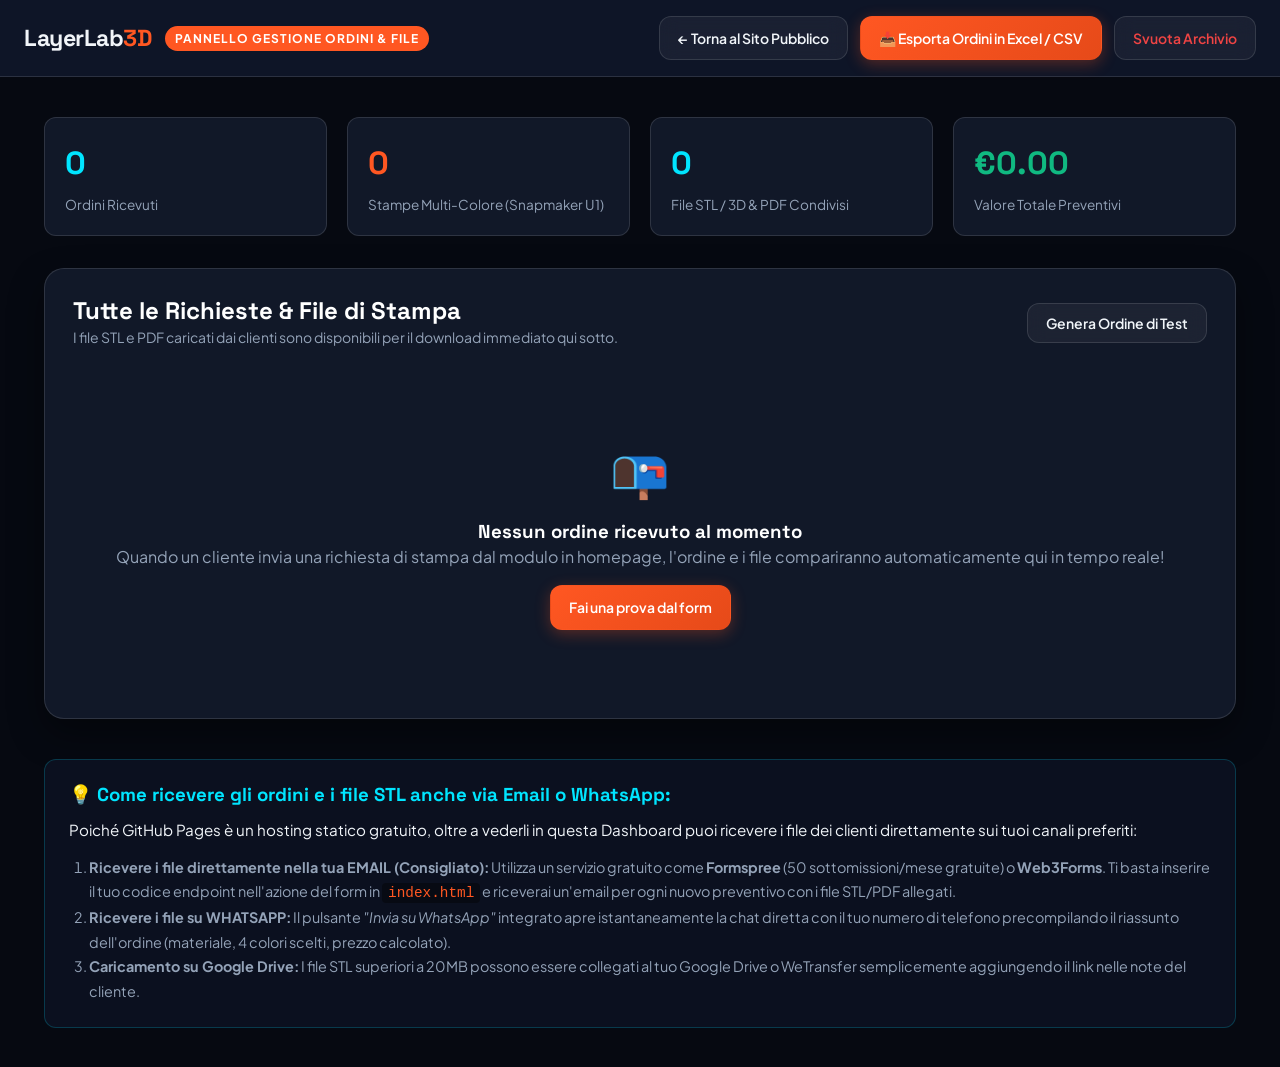
<file: admin.html>
<!DOCTYPE html>
<html lang="it">
<head>
  <meta charset="UTF-8">
  <meta name="viewport" content="width=device-width, initial-scale=1.0">
  <title>Dashboard Ordini & File 3D | LayerLab 3D Admin</title>
  
  <link rel="preconnect" href="https://fonts.googleapis.com">
  <link rel="preconnect" href="https://fonts.gstatic.com" crossorigin>
  <link href="https://fonts.googleapis.com/css2?family=Plus+Jakarta+Sans:wght@300;400;500;600;700;800&family=Space+Grotesk:wght@500;700&display=swap" rel="stylesheet">
  
  <link rel="stylesheet" href="style.css">
  <style>
    /* Stili specifici Dashboard Amministratore */
    .admin-body {
      background-color: #060911;
      min-height: 100vh;
      display: flex;
      flex-direction: column;
    }
    .admin-navbar {
      background: rgba(15, 23, 42, 0.95);
      border-bottom: 1px solid var(--border-color);
      padding: 16px 24px;
      display: flex;
      justify-content: space-between;
      align-items: center;
      position: sticky;
      top: 0;
      z-index: 100;
    }
    .admin-title-wrap {
      display: flex;
      align-items: center;
      gap: 14px;
    }
    .admin-badge {
      background: var(--accent-orange);
      color: #fff;
      font-size: 0.75rem;
      font-weight: 700;
      padding: 3px 10px;
      border-radius: var(--radius-full);
      letter-spacing: 1px;
    }
    .admin-main {
      flex: 1;
      padding: 40px 0;
    }
    .admin-stats-grid {
      display: grid;
      grid-template-columns: repeat(4, 1fr);
      gap: 20px;
      margin-bottom: 32px;
    }
    .admin-stat-card {
      background: var(--bg-card);
      border: 1px solid var(--border-color);
      border-radius: var(--radius-md);
      padding: 20px;
      display: flex;
      flex-direction: column;
    }
    .admin-stat-num {
      font-family: var(--font-heading);
      font-size: 2rem;
      font-weight: 800;
      color: var(--accent-cyan);
      margin-bottom: 4px;
    }
    .admin-stat-title {
      font-size: 0.85rem;
      color: var(--text-muted);
    }
    .orders-panel {
      background: var(--bg-card);
      border: 1px solid var(--border-color);
      border-radius: var(--radius-lg);
      padding: 28px;
      box-shadow: 0 15px 35px rgba(0, 0, 0, 0.4);
    }
    .panel-header-admin {
      display: flex;
      justify-content: space-between;
      align-items: center;
      margin-bottom: 24px;
      flex-wrap: wrap;
      gap: 16px;
    }
    .admin-actions-bar {
      display: flex;
      gap: 12px;
    }
    .table-responsive {
      width: 100%;
      overflow-x: auto;
    }
    .orders-table {
      width: 100%;
      border-collapse: collapse;
      text-align: left;
      font-size: 0.875rem;
    }
    .orders-table th {
      background: rgba(255, 255, 255, 0.04);
      color: var(--accent-cyan);
      font-weight: 700;
      padding: 14px 16px;
      border-bottom: 2px solid var(--border-color);
      white-space: nowrap;
    }
    .orders-table td {
      padding: 16px;
      border-bottom: 1px solid var(--border-light);
      vertical-align: middle;
    }
    .orders-table tr:hover {
      background: rgba(255, 255, 255, 0.02);
    }
    .order-status-badge {
      display: inline-block;
      padding: 4px 10px;
      border-radius: var(--radius-full);
      font-size: 0.75rem;
      font-weight: 700;
    }
    .status-new { background: rgba(0, 229, 255, 0.15); color: var(--accent-cyan); border: 1px solid var(--accent-cyan); }
    .status-printing { background: rgba(255, 87, 34, 0.15); color: var(--accent-orange); border: 1px solid var(--accent-orange); }
    .status-shipped { background: rgba(16, 185, 129, 0.15); color: var(--accent-green); border: 1px solid var(--accent-green); }
    
    .file-download-chip {
      display: inline-flex;
      align-items: center;
      gap: 6px;
      background: rgba(255, 255, 255, 0.07);
      border: 1px solid var(--border-color);
      color: #fff;
      padding: 6px 12px;
      border-radius: var(--radius-sm);
      font-size: 0.8rem;
      text-decoration: none;
      cursor: pointer;
      transition: all var(--transition-fast);
      margin: 2px 0;
    }
    .file-download-chip:hover {
      background: var(--accent-cyan);
      color: #000;
      border-color: var(--accent-cyan);
    }
    .pdf-download-chip:hover {
      background: var(--accent-purple);
      color: #fff;
      border-color: var(--accent-purple);
    }
    .color-swatches-inline {
      display: flex;
      gap: 4px;
      margin-top: 4px;
    }
    .swatch-mini {
      width: 14px;
      height: 14px;
      border-radius: 50%;
      border: 1px solid rgba(255, 255, 255, 0.4);
    }
    .empty-state {
      text-align: center;
      padding: 60px 20px;
      color: var(--text-muted);
    }
    .empty-state-icon {
      font-size: 3rem;
      margin-bottom: 12px;
    }
    .setup-guide-box {
      margin-top: 40px;
      background: rgba(15, 23, 42, 0.6);
      border: 1px solid rgba(0, 229, 255, 0.2);
      border-radius: var(--radius-md);
      padding: 24px;
    }
    .setup-guide-box h3 {
      color: var(--accent-cyan);
      margin-bottom: 12px;
      display: flex;
      align-items: center;
      gap: 8px;
    }
    .setup-guide-box ol {
      padding-left: 20px;
      color: var(--text-muted);
      font-size: 0.9rem;
      line-height: 1.7;
    }
    .setup-guide-box code {
      background: rgba(0, 0, 0, 0.4);
      padding: 2px 6px;
      border-radius: 4px;
      color: var(--accent-orange);
    }
    @media(max-width: 900px) {
      .admin-stats-grid { grid-template-columns: 1fr 1fr; }
    }
    @media(max-width: 600px) {
      .admin-stats-grid { grid-template-columns: 1fr; }
      .admin-navbar { flex-direction: column; gap: 12px; }
    }
  </style>
</head>
<body class="admin-body">

  <!-- Admin Navbar -->
  <header class="admin-navbar">
    <div class="admin-title-wrap">
      <a href="index.html" class="brand-logo">
        <div class="logo-text">
          <span class="logo-name">LayerLab<span class="accent-text">3D</span></span>
        </div>
      </a>
      <span class="admin-badge">PANNELLO GESTIONE ORDINI & FILE</span>
    </div>
    <div class="admin-actions-bar">
      <a href="index.html" class="btn btn-secondary btn-sm">← Torna al Sito Pubblico</a>
      <button class="btn btn-primary btn-sm" id="btn-export-csv">📥 Esporta Ordini in Excel / CSV</button>
      <button class="btn btn-secondary btn-sm" id="btn-clear-orders" style="color:#ef4444;" title="Pulisci archivio">Svuota Archivio</button>
    </div>
  </header>

  <main class="admin-main">
    <div class="container">
      
      <!-- Statistiche Veloci -->
      <div class="admin-stats-grid">
        <div class="admin-stat-card">
          <span class="admin-stat-num" id="stat-total-orders">0</span>
          <span class="admin-stat-title">Ordini Ricevuti</span>
        </div>
        <div class="admin-stat-card">
          <span class="admin-stat-num" id="stat-multicolor-orders" style="color:var(--accent-orange);">0</span>
          <span class="admin-stat-title">Stampe Multi-Colore (Snapmaker U1)</span>
        </div>
        <div class="admin-stat-card">
          <span class="admin-stat-num" id="stat-files-count">0</span>
          <span class="admin-stat-title">File STL / 3D & PDF Condivisi</span>
        </div>
        <div class="admin-stat-card">
          <span class="admin-stat-num" id="stat-total-revenue" style="color:var(--accent-green);">€0.00</span>
          <span class="admin-stat-title">Valore Totale Preventivi</span>
        </div>
      </div>

      <!-- Tabella Ordini -->
      <div class="orders-panel">
        <div class="panel-header-admin">
          <div>
            <h2>Tutte le Richieste & File di Stampa</h2>
            <p style="color:var(--text-muted); font-size:0.875rem;">I file STL e PDF caricati dai clienti sono disponibili per il download immediato qui sotto.</p>
          </div>
          <button class="btn btn-secondary btn-sm" id="btn-add-sample">Genera Ordine di Test</button>
        </div>

        <div class="table-responsive">
          <table class="orders-table" id="orders-table">
            <thead>
              <tr>
                <th>ID Ordine</th>
                <th>Data & Ora</th>
                <th>Cliente</th>
                <th>File STL / Modelli 3D</th>
                <th>Istruzioni PDF</th>
                <th>Configurazione Colori</th>
                <th>Materiale & Infill</th>
                <th>Prezzo Stima</th>
                <th>Stato Stampa</th>
                <th>Azioni</th>
              </tr>
            </thead>
            <tbody id="orders-table-body">
              <!-- Righe generate dinamicamente da JS -->
            </tbody>
          </table>
        </div>

        <div class="empty-state" id="empty-state" style="display:none;">
          <div class="empty-state-icon">📭</div>
          <h3>Nessun ordine ricevuto al momento</h3>
          <p>Quando un cliente invia una richiesta di stampa dal modulo in homepage, l'ordine e i file compariranno automaticamente qui in tempo reale!</p>
          <div style="margin-top: 16px;">
            <a href="index.html#preventivo" class="btn btn-primary btn-sm">Fai una prova dal form</a>
          </div>
        </div>
      </div>

      <!-- Guida: Come Ricevere i File anche via Email / WhatsApp -->
      <div class="setup-guide-box">
        <h3>💡 Come ricevere gli ordini e i file STL anche via Email o WhatsApp:</h3>
        <p style="margin-bottom: 12px; color: var(--text-main); font-size: 0.95rem;">
          Poiché GitHub Pages è un hosting statico gratuito, oltre a vederli in questa Dashboard puoi ricevere i file dei clienti direttamente sui tuoi canali preferiti:
        </p>
        <ol>
          <li>
            <strong>Ricevere i file direttamente nella tua EMAIL (Consigliato):</strong>
            Utilizza un servizio gratuito come <strong>Formspree</strong> (50 sottomissioni/mese gratuite) o <strong>Web3Forms</strong>. Ti basta inserire il tuo codice endpoint nell'azione del form in <code>index.html</code> e riceverai un'email per ogni nuovo preventivo con i file STL/PDF allegati.
          </li>
          <li>
            <strong>Ricevere i file su WHATSAPP:</strong>
            Il pulsante <em>"Invia su WhatsApp"</em> integrato apre istantaneamente la chat diretta con il tuo numero di telefono precompilando il riassunto dell'ordine (materiale, 4 colori scelti, prezzo calcolato).
          </li>
          <li>
            <strong>Caricamento su Google Drive:</strong>
            I file STL superiori a 20MB possono essere collegati al tuo Google Drive o WeTransfer semplicemente aggiungendo il link nelle note del cliente.
          </li>
        </ol>
      </div>

    </div>
  </main>

  <script src="script.js"></script>
  <script>
    // Inizializzazione specifica per la pagina Admin
    document.addEventListener('DOMContentLoaded', () => {
      renderAdminDashboard();

      document.getElementById('btn-export-csv')?.addEventListener('click', exportOrdersToCSV);
      document.getElementById('btn-clear-orders')?.addEventListener('click', () => {
        if (confirm('Sei sicuro di voler cancellare tutti gli ordini dall\'archivio locale?')) {
          localStorage.removeItem('layerlab_orders');
          renderAdminDashboard();
        }
      });

      document.getElementById('btn-add-sample')?.addEventListener('click', () => {
        addSampleOrder();
        renderAdminDashboard();
      });
    });

    function getOrders() {
      try {
        return JSON.parse(localStorage.getItem('layerlab_orders') || '[]');
      } catch (e) {
        return [];
      }
    }

    function renderAdminDashboard() {
      const orders = getOrders();
      const tbody = document.getElementById('orders-table-body');
      const emptyState = document.getElementById('empty-state');
      const table = document.getElementById('orders-table');

      // Statistiche
      let multicolorCount = 0;
      let totalFiles = 0;
      let totalRevenue = 0;

      orders.forEach(ord => {
        if (ord.isMultiColor) multicolorCount++;
        totalFiles += (ord.models ? ord.models.length : 1);
        if (ord.hasPdf) totalFiles++;
        totalRevenue += (parseFloat(ord.finalPrice) || 0);
      });

      document.getElementById('stat-total-orders').textContent = orders.length;
      document.getElementById('stat-multicolor-orders').textContent = multicolorCount;
      document.getElementById('stat-files-count').textContent = totalFiles;
      document.getElementById('stat-total-revenue').textContent = `€${totalRevenue.toFixed(2)}`;

      if (orders.length === 0) {
        tbody.innerHTML = '';
        table.style.display = 'none';
        emptyState.style.display = 'block';
        return;
      }

      table.style.display = 'table';
      emptyState.style.display = 'none';
      tbody.innerHTML = '';

      orders.forEach((ord, index) => {
        const tr = document.createElement('tr');

        // Formatta Modelli 3D
        let modelsHtml = '';
        if (ord.models && ord.models.length > 0) {
          ord.models.forEach(m => {
            if (m.dataUrl) {
              modelsHtml += `<a href="${m.dataUrl}" download="${m.name}" class="file-download-chip" title="Scarica file 3D">💾 ${m.name}</a><br>`;
            } else {
              modelsHtml += `<span class="file-download-chip">📦 ${m.name} (${m.size || '3D'})</span><br>`;
            }
          });
        } else {
          modelsHtml = '<span style="color:var(--text-dim)">Nessun file</span>';
        }

        // Formatta PDF
        let pdfHtml = '';
        if (ord.pdf) {
          if (ord.pdf.dataUrl) {
            pdfHtml = `<a href="${ord.pdf.dataUrl}" download="${ord.pdf.name}" class="file-download-chip pdf-download-chip" title="Scarica istruzioni PDF">📄 ${ord.pdf.name}</a>`;
          } else {
            pdfHtml = `<span class="file-download-chip pdf-download-chip">📄 ${ord.pdf.name}</span>`;
          }
        } else {
          pdfHtml = '<span style="color:var(--text-dim)">-</span>';
        }

        // Formatta Colori
        let colorsHtml = '';
        if (ord.isMultiColor && ord.slots) {
          colorsHtml = `<strong>4 Colori (Snapmaker U1):</strong><div class="color-swatches-inline">`;
          ord.slots.forEach(slot => {
            colorsHtml += `<span class="swatch-mini" style="background-color:${slot.hex}" title="${slot.name}"></span>`;
          });
          colorsHtml += `</div>`;
        } else {
          colorsHtml = `Monocolore: <strong>${ord.singleColorName || 'Nero'}</strong>`;
        }

        // Status Badge
        let statusBadge = `<span class="order-status-badge status-new">Nuovo</span>`;
        if (ord.status === 'in_stampa') {
          statusBadge = `<span class="order-status-badge status-printing">In Stampa</span>`;
        } else if (ord.status === 'spedito') {
          statusBadge = `<span class="order-status-badge status-shipped">Spedito</span>`;
        }

        tr.innerHTML = `
          <td><strong>#${ord.id || (1000 + index)}</strong></td>
          <td>${ord.date || 'Oggi'}</td>
          <td>
            <strong>${ord.clientName || 'Cliente'}</strong><br>
            <a href="mailto:${ord.clientEmail}" style="color:var(--accent-cyan); font-size:0.75rem;">${ord.clientEmail || ''}</a><br>
            <span style="color:var(--text-dim); font-size:0.75rem;">${ord.clientAddress || 'Italia'}</span><br>
            ${ord.formspreeNotified ? '<span style="display:inline-block; margin-top:3px; font-size:0.65rem; background:rgba(16,185,129,0.15); color:var(--accent-green); border:1px solid var(--accent-green); padding:1px 6px; border-radius:4px;">✉️ Ricevuto via Email (Formspree)</span>' : ''}
          </td>
          <td>${modelsHtml}</td>
          <td>${pdfHtml}</td>
          <td>${colorsHtml}</td>
          <td>
            <strong>${ord.material || 'PLA Tough'}</strong><br>
            <span style="color:var(--text-muted); font-size:0.75rem;">Infill: ${ord.infill || '25%'} • Layer: ${ord.resolution || '0.20mm'} • Q.tà: ${ord.quantity || 1}</span>
          </td>
          <td><strong style="color:var(--accent-cyan); font-size:1.1rem;">€${parseFloat(ord.finalPrice || 0).toFixed(2)}</strong></td>
          <td>
            <select class="form-select status-select" data-index="${index}" style="padding:4px 8px; font-size:0.75rem;">
              <option value="nuovo" ${ord.status === 'nuovo' || !ord.status ? 'selected' : ''}>Nuovo</option>
              <option value="in_stampa" ${ord.status === 'in_stampa' ? 'selected' : ''}>In Stampa</option>
              <option value="spedito" ${ord.status === 'spedito' ? 'selected' : ''}>Spedito</option>
            </select>
          </td>
          <td>
            <button class="btn btn-secondary btn-sm btn-delete-order" data-index="${index}" style="padding:4px 8px; color:#ef4444;" title="Elimina Ordine">🗑️</button>
          </td>
        `;

        tbody.appendChild(tr);
      });

      // Listeners cambio stato
      document.querySelectorAll('.status-select').forEach(sel => {
        sel.addEventListener('change', (e) => {
          const idx = e.target.getAttribute('data-index');
          const orders = getOrders();
          orders[idx].status = e.target.value;
          localStorage.setItem('layerlab_orders', JSON.stringify(orders));
        });
      });

      // Listeners cancellazione singola
      document.querySelectorAll('.btn-delete-order').forEach(btn => {
        btn.addEventListener('click', (e) => {
          const idx = e.target.getAttribute('data-index');
          const orders = getOrders();
          orders.splice(idx, 1);
          localStorage.setItem('layerlab_orders', JSON.stringify(orders));
          renderAdminDashboard();
        });
      });
    }

    function addSampleOrder() {
      const orders = getOrders();
      const sample = {
        id: Math.floor(1000 + Math.random() * 9000),
        date: new Date().toLocaleString('it-IT'),
        clientName: 'Marco Bianchi',
        clientEmail: 'marco.maker@gmail.com',
        clientAddress: 'Bologna (BO)',
        notes: 'Logo aziendale in 4 colori, orientare piatto.',
        isMultiColor: true,
        slots: [
          { name: 'Nero Stealth', hex: '#111827' },
          { name: 'Arancio Cyber', hex: '#ff5722' },
          { name: 'Ciano Elettrico', hex: '#00e5ff' },
          { name: 'Bianco Ghiaccio', hex: '#f8fafc' }
        ],
        material: 'PLA Tough',
        infill: '25%',
        resolution: '0.16mm',
        size: 'Medium',
        quantity: 2,
        finalPrice: 48.50,
        status: 'nuovo',
        models: [
          { name: 'targa_logo_multicolor.3mf', size: '4.8 MB', dataUrl: null }
        ],
        pdf: { name: 'istruzioni_posizionamento_colori.pdf', size: '1.2 MB', dataUrl: null }
      };

      orders.unshift(sample);
      localStorage.setItem('layerlab_orders', JSON.stringify(orders));
    }

    function exportOrdersToCSV() {
      const orders = getOrders();
      if (orders.length === 0) {
        alert('Nessun ordine presente da esportare.');
        return;
      }

      let csv = 'ID;Data;Cliente;Email;Indirizzo;Modalita;Materiale;Quantita;Totale Prezzo;File 3D;Istruzioni PDF;Note\n';
      orders.forEach(o => {
        const modelsStr = o.models ? o.models.map(m => m.name).join(' | ') : '';
        const pdfStr = o.pdf ? o.pdf.name : '';
        const modeStr = o.isMultiColor ? 'Multi-Colore 4X (Snapmaker U1)' : 'Monocolore';
        csv += `"${o.id}";"${o.date}";"${o.clientName}";"${o.clientEmail}";"${o.clientAddress}";"${modeStr}";"${o.material}";"${o.quantity}";"€${o.finalPrice}";"${modelsStr}";"${pdfStr}";"${(o.notes || '').replace(/"/g, '""')}"\n`;
      });

      const blob = new Blob([csv], { type: 'text/csv;charset=utf-8;' });
      const url = URL.createObjectURL(blob);
      const link = document.createElement('a');
      link.setAttribute('href', url);
      link.setAttribute('download', `layerlab_ordini_${new Date().toISOString().slice(0,10)}.csv`);
      document.body.appendChild(link);
      link.click();
      document.body.removeChild(link);
    }
  </script>
</body>
</html>
</file>
<file: style.css>
/* ==========================================================================
   LAYERLAB 3D - MODERN E-COMMERCE & SHOWCASE STYLESHEET
   Tecnologia: CSS3 con Variabili, Flexbox, CSS Grid & Micro-Interazioni
   Palette: Dark Tech con Accenti Arancio Maker & Ciano Elettrico
   ========================================================================== */

/* --- Variabili CSS Globali --- */
:root {
  --bg-primary: #090d16;
  --bg-secondary: #0f172a;
  --bg-card: rgba(22, 30, 49, 0.75);
  --bg-card-hover: rgba(30, 41, 69, 0.9);
  --bg-glass: rgba(15, 23, 42, 0.85);
  --bg-input: #0b1120;

  --accent-orange: #ff5722;
  --accent-orange-glow: rgba(255, 87, 34, 0.35);
  --accent-cyan: #00e5ff;
  --accent-cyan-glow: rgba(0, 229, 255, 0.35);
  --accent-purple: #8b5cf6;
  --accent-green: #10b981;

  --text-main: #f1f5f9;
  --text-muted: #94a3b8;
  --text-dim: #64748b;

  --border-light: rgba(255, 255, 255, 0.08);
  --border-focus: #00e5ff;
  --border-color: rgba(255, 255, 255, 0.12);

  --font-heading: 'Space Grotesk', -apple-system, BlinkMacSystemFont, 'Segoe UI', sans-serif;
  --font-body: 'Plus Jakarta Sans', -apple-system, BlinkMacSystemFont, 'Segoe UI', Roboto, sans-serif;

  --radius-sm: 6px;
  --radius-md: 12px;
  --radius-lg: 20px;
  --radius-full: 9999px;

  --shadow-subtle: 0 4px 20px rgba(0, 0, 0, 0.3);
  --shadow-glow: 0 0 25px rgba(255, 87, 34, 0.25);
  --shadow-cyan-glow: 0 0 25px rgba(0, 229, 255, 0.25);

  --transition-fast: 0.2s cubic-bezier(0.4, 0, 0.2, 1);
  --transition-normal: 0.3s cubic-bezier(0.4, 0, 0.2, 1);
}

/* --- Reset & Base --- */
*, *::before, *::after {
  box-sizing: border-box;
  margin: 0;
  padding: 0;
}

html {
  scroll-behavior: smooth;
  font-size: 16px;
}

body {
  font-family: var(--font-body);
  background-color: var(--bg-primary);
  color: var(--text-main);
  line-height: 1.6;
  overflow-x: hidden;
  -webkit-font-smoothing: antialiased;
}

img {
  max-width: 100%;
  height: auto;
  display: block;
}

a {
  color: inherit;
  text-decoration: none;
  transition: color var(--transition-fast);
}

ul {
  list-style: none;
}

button, input, select, textarea {
  font-family: inherit;
  color: inherit;
}

/* --- Container & Griglia Base --- */
.container {
  width: 100%;
  max-width: 1240px;
  margin: 0 auto;
  padding: 0 24px;
}

.section {
  padding: 96px 0;
  position: relative;
}

.section-dark {
  background-color: #0c1322;
  border-top: 1px solid var(--border-light);
  border-bottom: 1px solid var(--border-light);
}

.text-center {
  text-align: center;
}

.grid-2-col {
  display: grid;
  grid-template-columns: 1fr 1fr;
  gap: 16px;
}

/* --- Tipografia Globale --- */
h1, h2, h3, h4 {
  font-family: var(--font-heading);
  font-weight: 700;
  line-height: 1.2;
  color: #ffffff;
}

.gradient-text {
  background: linear-gradient(135deg, #ffffff 10%, var(--accent-cyan) 60%, var(--accent-orange) 100%);
  -webkit-background-clip: text;
  -webkit-text-fill-color: transparent;
  display: inline-block;
}

.accent-orange { color: var(--accent-orange); }
.accent-cyan { color: var(--accent-cyan); }

.section-header {
  margin-bottom: 56px;
}

.section-subtitle {
  display: inline-block;
  font-size: 0.85rem;
  letter-spacing: 2px;
  font-weight: 700;
  color: var(--accent-cyan);
  text-transform: uppercase;
  margin-bottom: 12px;
}

.section-title {
  font-size: clamp(2rem, 3.8vw, 2.75rem);
  margin-bottom: 16px;
}

.section-description {
  font-size: 1.1rem;
  color: var(--text-muted);
  max-width: 680px;
  margin: 0 auto;
}

/* --- Bottoni --- */
.btn {
  display: inline-flex;
  align-items: center;
  justify-content: center;
  gap: 10px;
  padding: 14px 28px;
  font-weight: 600;
  font-size: 1rem;
  border-radius: var(--radius-md);
  border: 1px solid transparent;
  cursor: pointer;
  transition: all var(--transition-normal);
  text-decoration: none;
}

.btn-primary {
  background: linear-gradient(135deg, var(--accent-orange) 0%, #e64a19 100%);
  color: #ffffff;
  box-shadow: 0 4px 15px rgba(255, 87, 34, 0.3);
}

.btn-primary:hover {
  transform: translateY(-2px);
  box-shadow: 0 8px 25px rgba(255, 87, 34, 0.45);
}

.btn-secondary {
  background: rgba(255, 255, 255, 0.05);
  border: 1px solid var(--border-color);
  color: var(--text-main);
  backdrop-filter: blur(10px);
}

.btn-secondary:hover {
  background: rgba(255, 255, 255, 0.1);
  border-color: var(--accent-cyan);
  color: var(--accent-cyan);
  transform: translateY(-2px);
}

.btn-sm {
  padding: 10px 18px;
  font-size: 0.875rem;
}

.btn-lg {
  padding: 16px 34px;
  font-size: 1.05rem;
}

.btn-block {
  width: 100%;
}

.btn-glow {
  position: relative;
  overflow: hidden;
}

.btn-glow::after {
  content: '';
  position: absolute;
  top: -50%;
  left: -50%;
  width: 200%;
  height: 200%;
  background: radial-gradient(circle, rgba(255, 255, 255, 0.2) 0%, transparent 70%);
  opacity: 0;
  transition: opacity var(--transition-fast);
}

.btn-glow:hover::after {
  opacity: 1;
}

/* ==========================================================================
   1. TOP BAR & HEADER
   ========================================================================== */
.top-bar {
  background: linear-gradient(90deg, #111a2e 0%, #1a162b 100%);
  border-bottom: 1px solid var(--border-light);
  padding: 8px 0;
  font-size: 0.825rem;
}

.top-bar-content {
  display: flex;
  justify-content: space-between;
  align-items: center;
  flex-wrap: wrap;
  gap: 8px;
}

.shipping-badge {
  display: flex;
  align-items: center;
  gap: 8px;
  color: #e2e8f0;
}

.shipping-badge span {
  color: var(--accent-cyan);
  font-weight: 700;
}

.top-bar-contact {
  display: flex;
  align-items: center;
  gap: 8px;
  color: var(--text-muted);
}

.pulse-dot {
  width: 8px;
  height: 8px;
  background-color: var(--accent-green);
  border-radius: 50%;
  box-shadow: 0 0 10px var(--accent-green);
  animation: pulse 2s infinite;
}

@keyframes pulse {
  0% { transform: scale(0.95); box-shadow: 0 0 0 0 rgba(16, 185, 129, 0.7); }
  70% { transform: scale(1.1); box-shadow: 0 0 0 8px rgba(16, 185, 129, 0); }
  100% { transform: scale(0.95); box-shadow: 0 0 0 0 rgba(16, 185, 129, 0); }
}

.site-header {
  position: sticky;
  top: 0;
  z-index: 1000;
  background-color: var(--bg-glass);
  backdrop-filter: blur(16px);
  border-bottom: 1px solid var(--border-light);
  transition: background-color var(--transition-normal);
}

.header-container {
  display: flex;
  align-items: center;
  justify-content: space-between;
  height: 76px;
}

.brand-logo {
  display: flex;
  align-items: center;
  gap: 12px;
}

.logo-icon {
  width: 42px;
  height: 42px;
  display: flex;
  align-items: center;
  justify-content: center;
}

.logo-text {
  display: flex;
  flex-direction: column;
}

.logo-name {
  font-family: var(--font-heading);
  font-size: 1.45rem;
  font-weight: 800;
  letter-spacing: -0.5px;
  line-height: 1;
}

.accent-text {
  color: var(--accent-orange);
}

.logo-tagline {
  font-size: 0.68rem;
  letter-spacing: 1.5px;
  text-transform: uppercase;
  color: var(--accent-cyan);
  font-weight: 600;
  margin-top: 3px;
}

.nav-menu .nav-list {
  display: flex;
  align-items: center;
  gap: 24px;
}

.nav-link {
  font-size: 0.925rem;
  font-weight: 500;
  color: var(--text-muted);
  position: relative;
  padding: 6px 0;
}

.nav-link:hover, .nav-link.active {
  color: #ffffff;
}

.nav-link.active::after {
  content: '';
  position: absolute;
  bottom: 0;
  left: 0;
  width: 100%;
  height: 2px;
  background: var(--accent-orange);
  border-radius: var(--radius-full);
}

.highlight-link {
  display: inline-flex;
  align-items: center;
  gap: 6px;
  color: var(--accent-cyan);
}

.highlight-link .color-dot {
  width: 8px;
  height: 8px;
  border-radius: 50%;
  background: linear-gradient(45deg, #00e5ff, #ff5722, #8b5cf6);
}

.header-actions {
  display: flex;
  align-items: center;
  gap: 16px;
}

.hamburger {
  display: none;
  flex-direction: column;
  justify-content: space-around;
  width: 32px;
  height: 32px;
  background: transparent;
  border: none;
  cursor: pointer;
  padding: 4px;
}

.hamburger .bar {
  width: 100%;
  height: 2px;
  background-color: var(--text-main);
  border-radius: 2px;
  transition: all var(--transition-fast);
}

/* ==========================================================================
   2. HERO SECTION
   ========================================================================== */
.hero-section {
  position: relative;
  padding: 100px 0 110px;
  overflow: hidden;
}

.hero-bg-grid {
  position: absolute;
  top: 0;
  left: 0;
  width: 100%;
  height: 100%;
  background-image: 
    linear-gradient(to right, rgba(255, 255, 255, 0.03) 1px, transparent 1px),
    linear-gradient(to bottom, rgba(255, 255, 255, 0.03) 1px, transparent 1px);
  background-size: 48px 48px;
  pointer-events: none;
}

.hero-glow {
  position: absolute;
  border-radius: 50%;
  filter: blur(140px);
  pointer-events: none;
  z-index: 0;
}

.hero-glow-1 {
  width: 480px;
  height: 480px;
  background: rgba(255, 87, 34, 0.15);
  top: 10%;
  right: 5%;
}

.hero-glow-2 {
  width: 420px;
  height: 420px;
  background: rgba(0, 229, 255, 0.12);
  bottom: 0%;
  left: 10%;
}

.hero-container {
  display: grid;
  grid-template-columns: 1.15fr 0.85fr;
  align-items: center;
  gap: 48px;
  position: relative;
  z-index: 1;
}

.hero-pill {
  display: inline-flex;
  align-items: center;
  gap: 10px;
  background: rgba(255, 255, 255, 0.06);
  border: 1px solid var(--border-color);
  padding: 6px 14px;
  border-radius: var(--radius-full);
  font-size: 0.825rem;
  margin-bottom: 24px;
}

.pill-chip {
  background: linear-gradient(135deg, var(--accent-orange), #e64a19);
  color: white;
  padding: 2px 8px;
  border-radius: 6px;
  font-weight: 700;
  font-size: 0.75rem;
}

.hero-title {
  font-size: clamp(2.4rem, 4.4vw, 3.6rem);
  letter-spacing: -1px;
  margin-bottom: 20px;
}

.hero-subtitle {
  font-size: 1.15rem;
  color: var(--text-muted);
  max-width: 580px;
  margin-bottom: 36px;
}

.hero-subtitle strong {
  color: #ffffff;
}

.hero-cta-group {
  display: flex;
  align-items: center;
  gap: 16px;
  flex-wrap: wrap;
  margin-bottom: 48px;
}

.hero-stats {
  display: grid;
  grid-template-columns: repeat(3, 1fr);
  gap: 16px;
  padding-top: 24px;
  border-top: 1px solid var(--border-light);
}

.stat-card {
  display: flex;
  flex-direction: column;
}

.stat-value {
  font-family: var(--font-heading);
  font-size: 1.85rem;
  font-weight: 700;
  color: #ffffff;
}

.stat-label {
  font-size: 0.825rem;
  color: var(--text-muted);
  line-height: 1.3;
}

/* 3D Visual Mockup in Hero */
.printer-card-3d {
  background: var(--bg-card);
  border: 1px solid var(--border-color);
  border-radius: var(--radius-lg);
  padding: 28px;
  box-shadow: 0 20px 40px rgba(0, 0, 0, 0.4);
  position: relative;
  backdrop-filter: blur(20px);
}

.printer-card-header {
  display: flex;
  justify-content: space-between;
  align-items: center;
  margin-bottom: 24px;
  font-size: 0.8rem;
  border-bottom: 1px solid var(--border-light);
  padding-bottom: 12px;
}

.printer-status {
  display: flex;
  align-items: center;
  gap: 6px;
  font-weight: 600;
  letter-spacing: 1px;
  color: var(--text-muted);
}

.status-indicator {
  width: 8px;
  height: 8px;
  border-radius: 50%;
  background: var(--accent-green);
  box-shadow: 0 0 8px var(--accent-green);
}

.printer-badge {
  background: rgba(0, 229, 255, 0.15);
  color: var(--accent-cyan);
  border: 1px solid rgba(0, 229, 255, 0.3);
  padding: 3px 10px;
  border-radius: var(--radius-full);
  font-weight: 700;
}

.cube-showcase {
  position: relative;
  display: flex;
  flex-direction: column;
  align-items: center;
  padding: 30px 0;
}

.filament-lines {
  display: flex;
  gap: 12px;
  margin-bottom: 24px;
}

.filament-strand {
  width: 14px;
  height: 48px;
  border-radius: 8px;
  position: relative;
  box-shadow: 0 4px 10px rgba(0, 0, 0, 0.5);
  animation: strandPulse 3s ease-in-out infinite alternate;
}

.strand-c1 { background: #00e5ff; box-shadow: 0 0 12px #00e5ff; }
.strand-c2 { background: #ff5722; box-shadow: 0 0 12px #ff5722; animation-delay: 0.5s; }
.strand-c3 { background: #8b5cf6; box-shadow: 0 0 12px #8b5cf6; animation-delay: 1s; }
.strand-c4 { background: #ffffff; box-shadow: 0 0 12px #ffffff; animation-delay: 1.5s; }

@keyframes strandPulse {
  0% { transform: translateY(0); }
  100% { transform: translateY(-6px); }
}

.isometric-model {
  display: flex;
  flex-direction: column;
  gap: 6px;
  width: 85%;
}

.iso-layer {
  height: 38px;
  border-radius: 8px;
  display: flex;
  align-items: center;
  justify-content: center;
  font-size: 0.775rem;
  font-weight: 700;
  letter-spacing: 0.5px;
  box-shadow: inset 0 1px 1px rgba(255, 255, 255, 0.3), 0 4px 12px rgba(0, 0, 0, 0.3);
  transition: transform var(--transition-normal);
}

.iso-layer:hover {
  transform: scale(1.03) translateX(4px);
}

.iso-layer-4 { background: linear-gradient(90deg, #00b0ff, #00e5ff); color: #000; }
.iso-layer-3 { background: linear-gradient(90deg, #e64a19, #ff5722); color: #fff; }
.iso-layer-2 { background: linear-gradient(90deg, #6d28d9, #8b5cf6); color: #fff; }
.iso-layer-1 { background: linear-gradient(90deg, #cbd5e1, #ffffff); color: #0f172a; }

.printer-specs-bottom {
  display: flex;
  justify-content: space-between;
  gap: 8px;
  margin-top: 24px;
  border-top: 1px solid var(--border-light);
  padding-top: 16px;
}

.spec-pill {
  display: flex;
  align-items: center;
  gap: 6px;
  font-size: 0.75rem;
  color: var(--text-muted);
}

.spec-dot {
  width: 6px;
  height: 6px;
  border-radius: 50%;
}

/* ==========================================================================
   3. COME FUNZIONA (3 STEP)
   ========================================================================== */
.steps-grid {
  display: grid;
  grid-template-columns: repeat(3, 1fr);
  gap: 28px;
}

.step-card {
  background: var(--bg-card);
  border: 1px solid var(--border-light);
  border-radius: var(--radius-lg);
  padding: 36px 28px;
  position: relative;
  transition: all var(--transition-normal);
  display: flex;
  flex-direction: column;
}

.step-card:hover {
  transform: translateY(-6px);
  border-color: rgba(255, 255, 255, 0.2);
  box-shadow: var(--shadow-subtle);
}

.step-featured {
  border-color: var(--accent-orange);
  background: linear-gradient(180deg, rgba(255, 87, 34, 0.08) 0%, var(--bg-card) 100%);
}

.step-number {
  position: absolute;
  top: 20px;
  right: 24px;
  font-family: var(--font-heading);
  font-size: 3rem;
  font-weight: 800;
  color: rgba(255, 255, 255, 0.05);
}

.step-icon {
  width: 54px;
  height: 54px;
  background: rgba(255, 255, 255, 0.05);
  border: 1px solid var(--border-color);
  border-radius: var(--radius-md);
  display: flex;
  align-items: center;
  justify-content: center;
  margin-bottom: 24px;
  color: var(--accent-cyan);
}

.step-icon svg {
  width: 28px;
  height: 28px;
}

.step-featured .step-icon {
  background: var(--accent-orange);
  color: #ffffff;
  border-color: transparent;
  box-shadow: 0 0 20px var(--accent-orange-glow);
}

.step-title {
  font-size: 1.35rem;
  margin-bottom: 12px;
}

.step-text {
  color: var(--text-muted);
  font-size: 0.95rem;
  line-height: 1.55;
  margin-bottom: 24px;
  flex-grow: 1;
}

.step-footer {
  padding-top: 16px;
  border-top: 1px solid var(--border-light);
}

.step-badge {
  font-size: 0.775rem;
  font-weight: 600;
  color: var(--accent-cyan);
  background: rgba(0, 229, 255, 0.08);
  padding: 4px 10px;
  border-radius: 4px;
  border: 1px solid rgba(0, 229, 255, 0.2);
}

/* ==========================================================================
   4. SEZIONE VETRINA MULTI-COLORE 4X (SNAPMAKER U1)
   ========================================================================== */
.section-multicolor {
  background: radial-gradient(circle at 80% 50%, rgba(139, 92, 246, 0.1) 0%, transparent 50%),
              radial-gradient(circle at 20% 50%, rgba(0, 229, 255, 0.08) 0%, transparent 50%),
              var(--bg-primary);
}

.multicolor-box {
  background: linear-gradient(135deg, rgba(20, 28, 48, 0.9) 0%, rgba(14, 20, 36, 0.95) 100%);
  border: 1px solid rgba(0, 229, 255, 0.25);
  border-radius: var(--radius-lg);
  padding: 56px 48px;
  display: grid;
  grid-template-columns: 1.2fr 0.8fr;
  gap: 48px;
  align-items: center;
  box-shadow: 0 20px 50px rgba(0, 0, 0, 0.4);
}

.pill-multicolor {
  display: inline-flex;
  align-items: center;
  gap: 8px;
  font-size: 0.785rem;
  letter-spacing: 1.5px;
  font-weight: 700;
  color: var(--accent-cyan);
  margin-bottom: 18px;
}

.multicolor-title {
  font-size: clamp(2rem, 3.2vw, 2.8rem);
  margin-bottom: 20px;
}

.multicolor-title .c-1 { color: #00e5ff; }
.multicolor-title .c-2 { color: #ff5722; }
.multicolor-title .c-3 { color: #8b5cf6; }
.multicolor-title .c-4 { color: #ffffff; }

.multicolor-lead {
  font-size: 1.1rem;
  color: var(--text-muted);
  margin-bottom: 32px;
}

.multicolor-features-list {
  display: flex;
  flex-direction: column;
  gap: 20px;
  margin-bottom: 36px;
}

.feature-row {
  display: flex;
  gap: 16px;
  align-items: flex-start;
}

.feature-icon-circle {
  width: 28px;
  height: 28px;
  border-radius: 50%;
  display: flex;
  align-items: center;
  justify-content: center;
  font-weight: 700;
  font-size: 0.85rem;
  flex-shrink: 0;
  margin-top: 2px;
}

.bg-cyan { background: var(--accent-cyan); color: #000; }
.bg-orange { background: var(--accent-orange); color: #fff; }
.bg-purple { background: var(--accent-purple); color: #fff; }
.bg-green { background: var(--accent-green); color: #fff; }

.feature-row h4 {
  font-size: 1.05rem;
  margin-bottom: 4px;
}

.feature-row p {
  font-size: 0.9rem;
  color: var(--text-muted);
}

.multicolor-cta-wrap {
  display: flex;
  align-items: center;
  gap: 18px;
  flex-wrap: wrap;
}

.tech-note {
  font-size: 0.8rem;
  color: var(--text-dim);
  max-width: 260px;
  line-height: 1.35;
}

/* Sample Interactive Card */
.showcase-sample-card {
  background: rgba(11, 16, 28, 0.8);
  border: 1px solid var(--border-color);
  border-radius: var(--radius-md);
  padding: 32px;
  box-shadow: 0 15px 35px rgba(0, 0, 0, 0.5);
  text-align: center;
}

.sample-tag {
  font-size: 0.7rem;
  letter-spacing: 2px;
  color: var(--accent-cyan);
  margin-bottom: 24px;
  font-weight: 700;
}

.sample-cube-visual {
  display: flex;
  flex-direction: column;
  gap: 8px;
  margin-bottom: 30px;
}

.cube-layer {
  padding: 12px;
  border-radius: var(--radius-sm);
  font-family: var(--font-heading);
  font-size: 0.85rem;
  font-weight: 700;
  letter-spacing: 1px;
  box-shadow: 0 4px 10px rgba(0, 0, 0, 0.4);
}

.layer-cyan { background: linear-gradient(90deg, #0091ea, #00e5ff); color: #000; }
.layer-orange { background: linear-gradient(90deg, #d84315, #ff5722); color: #fff; }
.layer-purple { background: linear-gradient(90deg, #5b21b6, #8b5cf6); color: #fff; }
.layer-white { background: linear-gradient(90deg, #e2e8f0, #ffffff); color: #000; }

.sample-info {
  display: flex;
  flex-direction: column;
  gap: 10px;
  border-top: 1px solid var(--border-light);
  padding-top: 18px;
  text-align: left;
}

.sample-spec {
  display: flex;
  justify-content: space-between;
  font-size: 0.85rem;
  color: var(--text-muted);
}

.sample-spec strong {
  color: #ffffff;
}

/* ==========================================================================
   5. SEZIONE UPLOAD INTERATTIVO & PREVENTIVATORE DINAMICO
   ========================================================================== */
.section-calculator {
  background-color: var(--bg-primary);
}

.calculator-grid {
  display: grid;
  grid-template-columns: 1fr 1.15fr;
  gap: 36px;
  align-items: start;
}

.calc-upload-panel, .calc-config-panel {
  background: var(--bg-card);
  border: 1px solid var(--border-color);
  border-radius: var(--radius-lg);
  padding: 32px;
  backdrop-filter: blur(16px);
  box-shadow: 0 10px 30px rgba(0, 0, 0, 0.3);
}

.panel-title {
  font-size: 1.35rem;
  margin-bottom: 24px;
  padding-bottom: 12px;
  border-bottom: 1px solid var(--border-light);
  display: flex;
  align-items: center;
  gap: 10px;
}

/* Drag & Drop Zone */
.dropzone {
  position: relative;
  border: 2px dashed rgba(0, 229, 255, 0.4);
  background: rgba(0, 229, 255, 0.03);
  border-radius: var(--radius-md);
  padding: 40px 20px;
  text-align: center;
  cursor: pointer;
  transition: all var(--transition-normal);
}

.dropzone:hover, .dropzone.drag-active {
  border-color: var(--accent-orange);
  background: rgba(255, 87, 34, 0.08);
  box-shadow: 0 0 20px var(--accent-orange-glow);
}

.dropzone-input {
  position: absolute;
  top: 0;
  left: 0;
  width: 100%;
  height: 100%;
  opacity: 0;
  cursor: pointer;
}

.dropzone-icon {
  width: 56px;
  height: 56px;
  color: var(--accent-cyan);
  margin: 0 auto 16px;
}

.dropzone:hover .dropzone-icon {
  color: var(--accent-orange);
  transform: scale(1.1);
  transition: transform var(--transition-fast);
}

.dropzone-title {
  font-size: 1.15rem;
  margin-bottom: 6px;
}

.dropzone-desc {
  font-size: 0.9rem;
  color: var(--text-muted);
  margin-bottom: 14px;
}

.link-browse {
  color: var(--accent-cyan);
  text-decoration: underline;
  font-weight: 600;
}

.dropzone-formats {
  display: flex;
  justify-content: center;
  gap: 8px;
  flex-wrap: wrap;
}

.dropzone-formats span {
  font-size: 0.75rem;
  background: rgba(255, 255, 255, 0.06);
  padding: 2px 8px;
  border-radius: 4px;
  color: var(--text-muted);
}

/* File List & Items */
.file-list {
  display: flex;
  flex-direction: column;
  gap: 10px;
  margin-top: 16px;
}

.file-item {
  display: flex;
  align-items: center;
  justify-content: space-between;
  background: rgba(255, 255, 255, 0.04);
  border: 1px solid var(--border-light);
  padding: 10px 14px;
  border-radius: var(--radius-sm);
  font-size: 0.875rem;
  animation: fadeIn 0.3s ease-in-out;
}

@keyframes fadeIn {
  from { opacity: 0; transform: translateY(-5px); }
  to { opacity: 1; transform: translateY(0); }
}

.file-info {
  display: flex;
  align-items: center;
  gap: 10px;
  overflow: hidden;
}

.file-name {
  font-weight: 600;
  color: #fff;
  white-space: nowrap;
  overflow: hidden;
  text-overflow: ellipsis;
  max-width: 200px;
}

.file-size {
  color: var(--text-dim);
  font-size: 0.775rem;
}

.btn-remove-file {
  background: transparent;
  border: none;
  color: #ef4444;
  cursor: pointer;
  padding: 4px;
  font-size: 1.1rem;
  line-height: 1;
}

.btn-remove-file:hover {
  transform: scale(1.2);
}

/* PDF Section */
.pdf-upload-section {
  margin-top: 28px;
  padding-top: 20px;
  border-top: 1px solid var(--border-light);
}

.pdf-header {
  display: flex;
  justify-content: space-between;
  align-items: center;
  margin-bottom: 6px;
}

.pdf-title-group {
  display: flex;
  align-items: center;
  gap: 10px;
}

.pdf-badge {
  font-size: 0.7rem;
  background: rgba(139, 92, 246, 0.2);
  color: var(--accent-purple);
  padding: 2px 8px;
  border-radius: 4px;
  font-weight: 700;
}

.tooltip-info {
  font-size: 0.75rem;
  color: var(--accent-cyan);
  cursor: help;
}

.pdf-subtext {
  font-size: 0.825rem;
  color: var(--text-muted);
  margin-bottom: 12px;
}

.pdf-dropzone {
  position: relative;
  border: 1px dashed var(--border-color);
  background: rgba(255, 255, 255, 0.02);
  border-radius: var(--radius-sm);
  padding: 16px;
  text-align: center;
  cursor: pointer;
  transition: all var(--transition-fast);
}

.pdf-dropzone:hover {
  border-color: var(--accent-purple);
  background: rgba(139, 92, 246, 0.05);
}

.pdf-dropzone-inner {
  display: flex;
  align-items: center;
  justify-content: center;
  gap: 10px;
  color: var(--text-muted);
  font-size: 0.85rem;
}

/* Notes & Form Controls */
.form-group {
  margin-bottom: 20px;
}

.form-label {
  display: block;
  font-size: 0.875rem;
  font-weight: 600;
  margin-bottom: 8px;
  color: #cbd5e1;
}

.form-select, .form-input, textarea {
  width: 100%;
  background-color: var(--bg-input);
  border: 1px solid var(--border-color);
  border-radius: var(--radius-sm);
  padding: 12px 14px;
  color: #ffffff;
  font-size: 0.925rem;
  transition: border-color var(--transition-fast);
  outline: none;
}

.form-select:focus, .form-input:focus, textarea:focus {
  border-color: var(--accent-cyan);
  box-shadow: 0 0 0 2px rgba(0, 229, 255, 0.2);
}

textarea {
  resize: vertical;
}

/* Mode Selector (Single vs Multi-color) */
.mode-selector {
  display: grid;
  grid-template-columns: 1fr 1fr;
  gap: 12px;
}

.mode-option {
  cursor: pointer;
}

.mode-option input {
  display: none;
}

.mode-box {
  background: var(--bg-input);
  border: 2px solid var(--border-light);
  border-radius: var(--radius-md);
  padding: 14px;
  height: 100%;
  display: flex;
  flex-direction: column;
  transition: all var(--transition-fast);
}

.mode-header {
  display: flex;
  align-items: center;
  gap: 8px;
  margin-bottom: 6px;
  flex-wrap: wrap;
}

.mode-name {
  font-weight: 700;
  font-size: 0.9rem;
}

.snap-badge {
  font-size: 0.65rem;
  background: var(--accent-orange);
  color: white;
  padding: 2px 6px;
  border-radius: 4px;
  font-weight: 700;
}

.mode-desc {
  font-size: 0.775rem;
  color: var(--text-muted);
  line-height: 1.35;
}

.mode-option input:checked + .mode-box {
  border-color: var(--accent-cyan);
  background: rgba(0, 229, 255, 0.05);
}

.mode-option input:checked + .multi-box {
  border-color: var(--accent-orange);
  background: rgba(255, 87, 34, 0.08);
  box-shadow: 0 0 15px var(--accent-orange-glow);
}

/* Color Selection & Slots */
.color-selection-header {
  display: flex;
  justify-content: space-between;
  align-items: center;
}

.color-count-tag {
  font-size: 0.75rem;
  background: rgba(255, 255, 255, 0.08);
  padding: 2px 8px;
  border-radius: var(--radius-full);
  color: var(--accent-cyan);
}

.color-instruction {
  font-size: 0.8rem;
  color: var(--text-muted);
  margin-bottom: 12px;
}

.active-slots-row {
  display: grid;
  grid-template-columns: repeat(4, 1fr);
  gap: 8px;
  margin-bottom: 16px;
}

.slot-item {
  background: var(--bg-input);
  border: 1px solid var(--border-color);
  border-radius: var(--radius-sm);
  padding: 8px;
  display: flex;
  flex-direction: column;
  align-items: center;
  gap: 4px;
  cursor: pointer;
  transition: all var(--transition-fast);
}

.slot-item.active {
  border-color: var(--accent-orange);
  box-shadow: 0 0 10px var(--accent-orange-glow);
}

.slot-num {
  font-size: 0.65rem;
  font-weight: 700;
  color: var(--text-dim);
}

.slot-swatch {
  width: 22px;
  height: 22px;
  border-radius: 50%;
  border: 2px solid rgba(255, 255, 255, 0.3);
}

.slot-name {
  font-size: 0.65rem;
  text-align: center;
  color: var(--text-muted);
  white-space: nowrap;
  overflow: hidden;
  text-overflow: ellipsis;
  max-width: 60px;
}

.color-palette {
  display: grid;
  grid-template-columns: repeat(8, 1fr);
  gap: 8px;
}

.palette-swatch-btn {
  aspect-ratio: 1;
  border-radius: 8px;
  border: 2px solid transparent;
  cursor: pointer;
  transition: all var(--transition-fast);
  position: relative;
}

.palette-swatch-btn:hover {
  transform: scale(1.15);
  z-index: 2;
}

.palette-swatch-btn.selected {
  border-color: #ffffff;
  box-shadow: 0 0 12px rgba(255, 255, 255, 0.6);
}

.palette-swatch-btn.selected::after {
  content: '✓';
  position: absolute;
  top: 50%;
  left: 50%;
  transform: translate(-50%, -50%);
  font-size: 0.8rem;
  font-weight: 900;
  color: #000;
  text-shadow: 0 0 3px #fff;
}

/* Stepper Quantità */
.qty-stepper {
  display: flex;
  align-items: center;
  background: var(--bg-input);
  border: 1px solid var(--border-color);
  border-radius: var(--radius-sm);
  overflow: hidden;
}

.btn-qty {
  width: 44px;
  height: 44px;
  background: rgba(255, 255, 255, 0.05);
  border: none;
  font-size: 1.2rem;
  font-weight: bold;
  cursor: pointer;
  transition: background var(--transition-fast);
}

.btn-qty:hover {
  background: rgba(255, 255, 255, 0.15);
}

.qty-stepper input {
  flex-grow: 1;
  border: none;
  background: transparent;
  text-align: center;
  font-size: 1rem;
  font-weight: 700;
  outline: none;
  width: 50px;
}

/* Summary Box */
.quote-summary-box {
  background: rgba(11, 16, 28, 0.9);
  border: 1px solid rgba(0, 229, 255, 0.25);
  border-radius: var(--radius-md);
  padding: 20px;
  margin-top: 24px;
  margin-bottom: 24px;
}

.summary-breakdown {
  display: flex;
  flex-direction: column;
  gap: 8px;
  padding-bottom: 16px;
  border-bottom: 1px solid var(--border-light);
  font-size: 0.875rem;
  color: var(--text-muted);
}

.summary-line {
  display: flex;
  justify-content: space-between;
}

.summary-line strong {
  color: #ffffff;
}

.summary-total {
  display: flex;
  justify-content: space-between;
  align-items: center;
  margin-top: 16px;
}

.total-label {
  display: block;
  font-size: 0.95rem;
  font-weight: 600;
}

.vat-note {
  font-size: 0.725rem;
  color: var(--text-dim);
}

.total-amount {
  font-family: var(--font-heading);
  font-size: 2.2rem;
  font-weight: 800;
  color: var(--accent-cyan);
}

.total-amount .currency {
  font-size: 1.4rem;
  margin-right: 2px;
}

.shipping-progress {
  margin-top: 14px;
}

.progress-bar {
  width: 100%;
  height: 6px;
  background: rgba(255, 255, 255, 0.1);
  border-radius: var(--radius-full);
  overflow: hidden;
  margin-bottom: 6px;
}

.progress-fill {
  height: 100%;
  background: linear-gradient(90deg, var(--accent-orange), var(--accent-cyan));
  border-radius: var(--radius-full);
  transition: width var(--transition-normal);
}

.shipping-threshold-text {
  font-size: 0.75rem;
  color: var(--text-muted);
  display: block;
}

.shipping-threshold-text strong {
  color: var(--accent-green);
}

/* Contact subform */
.contact-subform {
  border-top: 1px solid var(--border-light);
  padding-top: 20px;
}

.privacy-note {
  font-size: 0.725rem;
  color: var(--text-dim);
  text-align: center;
  margin-top: 12px;
}

/* ==========================================================================
   6. SEZIONE MATERIALI & TECNOLOGIE
   ========================================================================== */
.materials-grid {
  display: grid;
  grid-template-columns: repeat(4, 1fr);
  gap: 24px;
}

.material-card {
  background: var(--bg-card);
  border: 1px solid var(--border-light);
  border-radius: var(--radius-lg);
  padding: 30px 24px;
  display: flex;
  flex-direction: column;
  transition: all var(--transition-normal);
}

.material-card:hover {
  transform: translateY(-6px);
  border-color: rgba(255, 255, 255, 0.2);
  box-shadow: var(--shadow-subtle);
}

.material-featured {
  border-color: var(--accent-orange);
  background: linear-gradient(180deg, rgba(255, 87, 34, 0.06) 0%, var(--bg-card) 100%);
}

.material-tag {
  display: inline-block;
  font-size: 0.7rem;
  font-weight: 700;
  padding: 3px 8px;
  border-radius: 4px;
  margin-bottom: 12px;
}

.material-name {
  font-size: 1.3rem;
  margin-bottom: 4px;
}

.material-role {
  font-size: 0.8rem;
  color: var(--text-dim);
  margin-bottom: 20px;
}

.material-specs {
  display: flex;
  flex-direction: column;
  gap: 8px;
  padding: 14px 0;
  border-top: 1px solid var(--border-light);
  border-bottom: 1px solid var(--border-light);
  margin-bottom: 16px;
  font-size: 0.825rem;
}

.spec-row {
  display: flex;
  justify-content: space-between;
  color: var(--text-muted);
}

.stars {
  color: #fbbf24;
}

.material-desc {
  font-size: 0.875rem;
  color: var(--text-muted);
  line-height: 1.5;
  flex-grow: 1;
}

/* ==========================================================================
   7. GALLERIA LAVORI RECENTI
   ========================================================================== */
.gallery-filters {
  display: flex;
  justify-content: center;
  gap: 10px;
  flex-wrap: wrap;
  margin-top: 28px;
}

.filter-btn {
  background: rgba(255, 255, 255, 0.05);
  border: 1px solid var(--border-color);
  color: var(--text-muted);
  padding: 8px 18px;
  border-radius: var(--radius-full);
  font-size: 0.875rem;
  font-weight: 600;
  cursor: pointer;
  transition: all var(--transition-fast);
}

.filter-btn:hover, .filter-btn.active {
  background: var(--accent-orange);
  color: #ffffff;
  border-color: var(--accent-orange);
  box-shadow: 0 0 15px var(--accent-orange-glow);
}

.gallery-grid {
  display: grid;
  grid-template-columns: repeat(3, 1fr);
  gap: 28px;
}

.gallery-card {
  background: var(--bg-card);
  border: 1px solid var(--border-light);
  border-radius: var(--radius-md);
  overflow: hidden;
  transition: all var(--transition-normal);
  display: flex;
  flex-direction: column;
}

.gallery-card:hover {
  transform: translateY(-5px);
  border-color: var(--accent-cyan);
  box-shadow: 0 15px 30px rgba(0, 0, 0, 0.4);
}

.gallery-img-wrap {
  position: relative;
  aspect-ratio: 16 / 10;
  overflow: hidden;
}

.gallery-mockup {
  width: 100%;
  height: 100%;
  display: flex;
  flex-direction: column;
  align-items: center;
  justify-content: center;
  padding: 20px;
  text-align: center;
  transition: transform 0.5s ease;
}

.gallery-card:hover .gallery-mockup {
  transform: scale(1.05);
}

.grad-multicolor-1 {
  background: linear-gradient(135deg, #09203f 0%, #537895 100%);
  position: relative;
}

.grad-multicolor-1::before {
  content: '';
  position: absolute;
  width: 80px;
  height: 80px;
  border-radius: 50%;
  background: radial-gradient(circle, #ff5722 20%, #00e5ff 60%, transparent 80%);
  filter: blur(10px);
}

.grad-cosplay {
  background: linear-gradient(135deg, #2b1055 0%, #7597de 100%);
}

.grad-resin {
  background: linear-gradient(135deg, #1f4037 0%, #99f2c8 100%);
}

.grad-multicolor-2 {
  background: linear-gradient(135deg, #432b58 0%, #ff8c00 100%);
}

.grad-tech {
  background: linear-gradient(135deg, #232526 0%, #414345 100%);
}

.grad-props {
  background: linear-gradient(135deg, #141e30 0%, #243b55 100%);
}

.mockup-label {
  font-family: var(--font-heading);
  font-size: 1.1rem;
  font-weight: 800;
  color: #ffffff;
  text-shadow: 0 2px 8px rgba(0, 0, 0, 0.7);
  z-index: 1;
}

.visual-badge {
  font-size: 0.75rem;
  background: rgba(0, 0, 0, 0.6);
  backdrop-filter: blur(5px);
  padding: 4px 10px;
  border-radius: 4px;
  margin-top: 8px;
  color: var(--accent-cyan);
  border: 1px solid rgba(0, 229, 255, 0.3);
  z-index: 1;
}

.gallery-badge {
  position: absolute;
  top: 12px;
  left: 12px;
  font-size: 0.7rem;
  font-weight: 800;
  padding: 3px 8px;
  border-radius: 4px;
  letter-spacing: 0.5px;
  z-index: 2;
}

.badge-multi { background: var(--accent-orange); color: white; }
.badge-cosplay { background: var(--accent-purple); color: white; }
.badge-resin { background: var(--accent-green); color: white; }
.badge-tech { background: var(--accent-cyan); color: black; }

.gallery-info {
  padding: 20px;
  display: flex;
  flex-direction: column;
  flex-grow: 1;
}

.gallery-info h3 {
  font-size: 1.1rem;
  margin-bottom: 8px;
}

.gallery-info p {
  font-size: 0.85rem;
  color: var(--text-muted);
  line-height: 1.45;
  margin-bottom: 14px;
  flex-grow: 1;
}

.gallery-meta {
  font-size: 0.775rem;
  color: var(--text-dim);
  border-top: 1px solid var(--border-light);
  padding-top: 10px;
}

/* ==========================================================================
   8. FAQ ACCORDION
   ========================================================================== */
.faq-container {
  max-width: 820px;
}

.accordion {
  display: flex;
  flex-direction: column;
  gap: 12px;
}

.accordion-item {
  background: var(--bg-card);
  border: 1px solid var(--border-light);
  border-radius: var(--radius-md);
  overflow: hidden;
  transition: border-color var(--transition-fast);
}

.accordion-item.active {
  border-color: var(--accent-cyan);
}

.accordion-header {
  width: 100%;
  padding: 20px 24px;
  background: transparent;
  border: none;
  display: flex;
  justify-content: space-between;
  align-items: center;
  font-size: 1.05rem;
  font-weight: 600;
  color: #ffffff;
  cursor: pointer;
  text-align: left;
}

.accordion-icon {
  font-size: 1.4rem;
  color: var(--accent-cyan);
  transition: transform var(--transition-fast);
  line-height: 1;
}

.accordion-item.active .accordion-icon {
  transform: rotate(45deg);
  color: var(--accent-orange);
}

.accordion-body {
  max-height: 0;
  overflow: hidden;
  transition: max-height 0.35s ease-out, padding 0.35s ease-out;
  padding: 0 24px;
}

.accordion-item.active .accordion-body {
  padding: 0 24px 20px 24px;
}

.accordion-body p {
  color: var(--text-muted);
  font-size: 0.95rem;
  line-height: 1.6;
}

/* ==========================================================================
   9. SEZIONE CONTATTI & CTA
   ========================================================================== */
.contact-card-main {
  background: linear-gradient(135deg, rgba(17, 24, 39, 0.95) 0%, rgba(30, 41, 59, 0.95) 100%);
  border: 1px solid var(--border-color);
  border-radius: var(--radius-lg);
  padding: 56px 48px;
  display: grid;
  grid-template-columns: 1.2fr 0.8fr;
  gap: 48px;
  align-items: center;
}

.contact-info h2 {
  font-size: clamp(1.8rem, 3vw, 2.4rem);
  margin-bottom: 16px;
}

.contact-info p {
  color: var(--text-muted);
  font-size: 1.05rem;
  margin-bottom: 32px;
}

.contact-details-list {
  display: flex;
  flex-direction: column;
  gap: 16px;
}

.contact-item {
  display: flex;
  align-items: center;
  gap: 14px;
}

.c-icon {
  width: 40px;
  height: 40px;
  background: rgba(255, 255, 255, 0.05);
  border: 1px solid var(--border-color);
  border-radius: 50%;
  display: flex;
  align-items: center;
  justify-content: center;
  font-size: 1.1rem;
}

.contact-item strong {
  display: block;
  font-size: 0.9rem;
}

.contact-item span {
  font-size: 0.85rem;
  color: var(--text-muted);
}

.contact-action-box {
  background: var(--bg-input);
  border: 1px solid rgba(0, 229, 255, 0.2);
  border-radius: var(--radius-md);
  padding: 32px;
  text-align: center;
}

.contact-action-box h3 {
  font-size: 1.3rem;
  margin-bottom: 8px;
}

.contact-action-box p {
  font-size: 0.875rem;
  color: var(--text-muted);
  margin-bottom: 24px;
}

.cta-buttons-vertical {
  display: flex;
  flex-direction: column;
  gap: 12px;
  margin-bottom: 20px;
}

.security-guarantee {
  font-size: 0.775rem;
  color: var(--accent-green);
  border-top: 1px solid var(--border-light);
  padding-top: 14px;
}

/* ==========================================================================
   10. FOOTER
   ========================================================================== */
.site-footer {
  background-color: #060911;
  border-top: 1px solid var(--border-light);
  padding: 64px 0 32px;
}

.footer-container {
  display: grid;
  grid-template-columns: 1.5fr 1fr 1fr 1.2fr;
  gap: 40px;
  margin-bottom: 48px;
}

.footer-logo {
  margin-bottom: 16px;
}

.footer-text {
  font-size: 0.875rem;
  color: var(--text-muted);
  line-height: 1.6;
  margin-bottom: 16px;
}

.footer-shipping-callout {
  display: inline-block;
  background: rgba(0, 229, 255, 0.08);
  border: 1px solid rgba(0, 229, 255, 0.2);
  color: var(--accent-cyan);
  font-size: 0.8rem;
  padding: 6px 12px;
  border-radius: 4px;
  font-weight: 600;
}

.footer-heading {
  font-size: 1rem;
  margin-bottom: 20px;
  color: #ffffff;
}

.footer-links {
  display: flex;
  flex-direction: column;
  gap: 10px;
}

.footer-links a {
  font-size: 0.875rem;
  color: var(--text-muted);
}

.footer-links a:hover {
  color: var(--accent-orange);
  padding-left: 4px;
}

.payment-badges {
  display: flex;
  gap: 8px;
  flex-wrap: wrap;
  margin-top: 16px;
}

.payment-badges span {
  font-size: 0.725rem;
  background: rgba(255, 255, 255, 0.05);
  border: 1px solid var(--border-light);
  padding: 4px 8px;
  border-radius: 4px;
  color: var(--text-dim);
}

.footer-bottom {
  border-top: 1px solid var(--border-light);
  padding-top: 24px;
  font-size: 0.825rem;
  color: var(--text-dim);
}

.footer-bottom-inner {
  display: flex;
  justify-content: space-between;
  align-items: center;
  flex-wrap: wrap;
  gap: 12px;
}

/* ==========================================================================
   11. TOAST NOTIFICATION
   ========================================================================== */
.toast-container {
  position: fixed;
  bottom: 24px;
  right: 24px;
  background: #111827;
  border: 1px solid var(--accent-cyan);
  box-shadow: 0 10px 25px rgba(0, 0, 0, 0.6);
  border-radius: var(--radius-md);
  padding: 16px 20px;
  display: flex;
  align-items: center;
  gap: 14px;
  z-index: 9999;
  transform: translateY(150%);
  opacity: 0;
  transition: all 0.4s cubic-bezier(0.175, 0.885, 0.32, 1.275);
}

.toast-container.show {
  transform: translateY(0);
  opacity: 1;
}

.toast-icon {
  width: 32px;
  height: 32px;
  background: var(--accent-cyan);
  color: #000;
  border-radius: 50%;
  display: flex;
  align-items: center;
  justify-content: center;
  font-weight: 800;
}

.toast-content strong {
  display: block;
  font-size: 0.9rem;
  color: #fff;
}

.toast-content span {
  font-size: 0.8rem;
  color: var(--text-muted);
}

/* ==========================================================================
   12. RESPONSIVE DESIGN & MEDIA QUERIES
   ========================================================================== */
@media (max-width: 1024px) {
  .hero-container {
    grid-template-columns: 1fr;
    gap: 40px;
  }

  .hero-visual {
    max-width: 580px;
    margin: 0 auto;
    width: 100%;
  }

  .multicolor-box {
    grid-template-columns: 1fr;
    padding: 36px 24px;
  }

  .calculator-grid {
    grid-template-columns: 1fr;
  }

  .materials-grid {
    grid-template-columns: repeat(2, 1fr);
  }

  .footer-container {
    grid-template-columns: 1fr 1fr;
  }

  .contact-card-main {
    grid-template-columns: 1fr;
    padding: 36px 24px;
  }
}

@media (max-width: 768px) {
  .section {
    padding: 64px 0;
  }

  .top-bar-content {
    justify-content: center;
    text-align: center;
  }

  .top-bar-contact {
    display: none;
  }

  .hamburger {
    display: flex;
  }

  .nav-menu {
    position: fixed;
    top: 76px;
    left: 0;
    width: 100%;
    background-color: rgba(9, 13, 22, 0.98);
    backdrop-filter: blur(20px);
    border-bottom: 1px solid var(--border-light);
    padding: 24px;
    max-height: 0;
    overflow: hidden;
    transition: max-height 0.4s ease-in-out;
  }

  .nav-menu.open {
    max-height: 480px;
  }

  .nav-menu .nav-list {
    flex-direction: column;
    align-items: flex-start;
    gap: 16px;
  }

  .nav-link {
    font-size: 1.1rem;
  }

  .steps-grid {
    grid-template-columns: 1fr;
  }

  .hero-stats {
    grid-template-columns: 1fr;
    gap: 12px;
  }

  .materials-grid {
    grid-template-columns: 1fr;
  }

  .gallery-grid {
    grid-template-columns: 1fr;
  }

  .grid-2-col {
    grid-template-columns: 1fr;
  }

  .footer-container {
    grid-template-columns: 1fr;
  }

  .mode-selector {
    grid-template-columns: 1fr;
  }

  .color-palette {
    grid-template-columns: repeat(4, 1fr);
  }

  .hero-cta-group {
    flex-direction: column;
    width: 100%;
  }

  .hero-cta-group .btn {
    width: 100%;
  }
}
</file>
